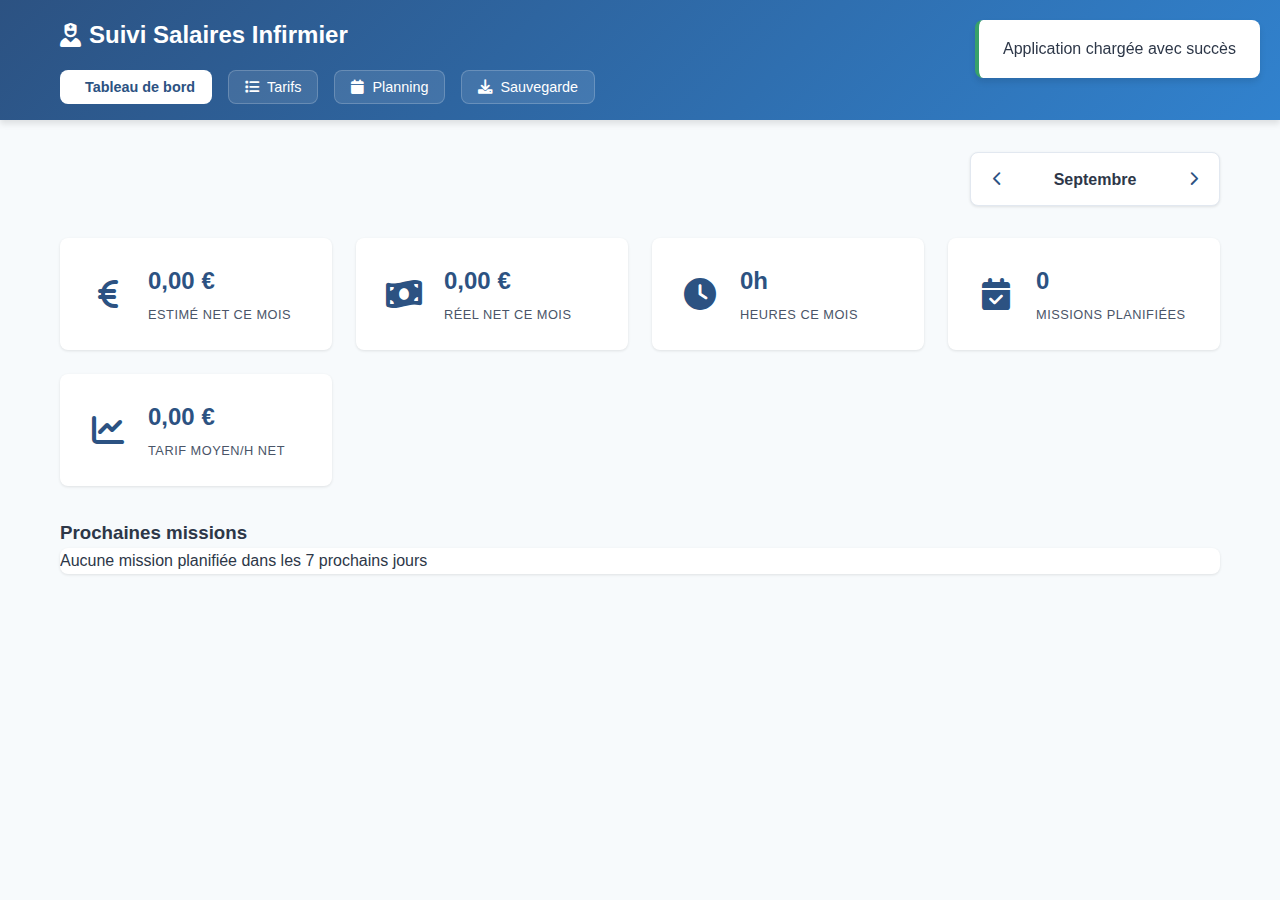
<file: index.html>
<!DOCTYPE html>
<html lang="fr">
<head>
    <meta charset="UTF-8">
    <meta name="viewport" content="width=device-width, initial-scale=1.0">
    <title>Suivi Salaires Infirmier</title>
    
    <!-- PWA Configuration -->
    <link rel="manifest" href="manifest.json">
    <meta name="theme-color" content="#2c5282">
    <meta name="background-color" content="#f7fafc">
    <meta name="description" content="Application de suivi des salaires pour infirmiers vacataires">
    
    <!-- Apple PWA Support -->
    <meta name="apple-mobile-web-app-capable" content="yes">
    <meta name="apple-mobile-web-app-status-bar-style" content="default">
    <meta name="apple-mobile-web-app-title" content="Salaires IDE">
    <link rel="apple-touch-icon" href="icons/icon-152x152.png">
    
    <!-- Microsoft PWA Support -->
    <meta name="msapplication-TileImage" content="icons/icon-144x144.png">
    <meta name="msapplication-TileColor" content="#2c5282">
    
    <!-- Favicon -->
    <link rel="icon" type="image/png" sizes="32x32" href="icons/icon-32x32.png">
    <link rel="icon" type="image/png" sizes="16x16" href="icons/icon-16x16.png">
    
    <!-- Styles -->
    <link rel="stylesheet" href="css/style.css">
    <link href="https://cdnjs.cloudflare.com/ajax/libs/font-awesome/6.0.0/css/all.min.css" rel="stylesheet">
</head>
<body>
    <!-- Header avec navigation -->
    <header class="app-header">
        <div class="container">
            <h1><i class="fas fa-user-nurse"></i> Suivi Salaires Infirmier</h1>
            <nav class="main-nav">
                <button class="nav-btn active" data-section="dashboard">
                    <i class="fas fa-chart-dashboard"></i> Tableau de bord
                </button>
                <button class="nav-btn" data-section="rates">
                    <i class="fas fa-list"></i> Tarifs
                </button>
                <button class="nav-btn" data-section="planning">
                    <i class="fas fa-calendar"></i> Planning
                </button>
                <button class="nav-btn" data-section="backup">
                    <i class="fas fa-download"></i> Sauvegarde
                </button>
            </nav>
        </div>
    </header>

    <main class="app-main">
        <div class="container">
            
            <!-- Section Tableau de bord -->
            <section id="dashboard" class="app-section active">
                <div class="section-header">
                    <div class="planning-controls">
                        <div class="month-selector">
                            <button id="dashboard-prev-month"><i class="fas fa-chevron-left"></i></button>
                            <span id="dashboard-month-display">septembre</span>
                            <button id="dashboard-next-month"><i class="fas fa-chevron-right"></i></button>
                        </div>
                    </div>
                </div>
                
                <div class="stats-grid">
                    <div class="stat-card">
                        <i class="fas fa-euro-sign"></i>
                        <div>
                            <span class="stat-value" id="current-month-total">0,00 €</span>
                            <span class="stat-label">Estimé net ce mois</span>
                        </div>
                    </div>
                    
                    <div class="stat-card">
                        <i class="fas fa-money-bill-wave"></i>
                        <div>
                            <span class="stat-value" id="current-month-real">0,00 €</span>
                            <span class="stat-label">Réel net ce mois</span>
                        </div>
                    </div>
                    
                    <div class="stat-card">
                        <i class="fas fa-clock"></i>
                        <div>
                            <span class="stat-value" id="current-month-hours">0h</span>
                            <span class="stat-label">Heures ce mois</span>
                        </div>
                    </div>
                    
                    <div class="stat-card">
                        <i class="fas fa-calendar-check"></i>
                        <div>
                            <span class="stat-value" id="missions-count">0</span>
                            <span class="stat-label">Missions planifiées</span>
                        </div>
                    </div>
                    
                    <div class="stat-card">
                        <i class="fas fa-chart-line"></i>
                        <div>
                            <span class="stat-value" id="hourly-average">0,00 €</span>
                            <span class="stat-label">Tarif moyen/h net</span>
                        </div>
                    </div>
                </div>

                <div class="recent-missions">
                    <h3>Prochaines missions</h3>
                    <div id="upcoming-missions" class="missions-list">
                        <!-- Les missions seront ajoutées dynamiquement -->
                    </div>
                </div>
            </section>

            <!-- Section Gestion des tarifs -->
            <section id="rates" class="app-section">
                <div class="section-header">
                    <button class="btn btn-primary" id="add-rate-btn">
                        <i class="fas fa-plus"></i> Ajouter un tarif
                    </button>
                </div>
                
                <div class="rates-table-container">
                    <table class="rates-table">
                        <thead>
                            <tr>
                                <th>Acronyme</th>
                                <th>Description</th>
                                <th>Établissement</th>
                                <th>Heures</th>
                                <th>Salaire estimé net (€)</th>
                                <th>€/heure</th>
                                <th>Actions</th>
                            </tr>
                        </thead>
                        <tbody id="rates-table-body">
                            <!-- Les tarifs seront ajoutés dynamiquement -->
                        </tbody>
                    </table>
                </div>
            </section>

            <!-- Section Planning -->
            <section id="planning" class="app-section">
                <div class="section-header">
                    <div class="planning-controls">
                        <button class="btn btn-primary" id="add-mission-btn">
                            <i class="fas fa-plus"></i> Ajouter une mission
                        </button>
                        <div class="month-selector">
                            <button id="prev-month"><i class="fas fa-chevron-left"></i></button>
                            <span id="current-month-display">septembre</span>
                            <button id="next-month"><i class="fas fa-chevron-right"></i></button>
                        </div>
                    </div>
                </div>
                
                <div class="planning-grid" id="planning-grid">
                    <!-- Le calendrier sera généré dynamiquement -->
                </div>

                <div class="month-summary">
                    <h3>Résumé du mois de <span id="planning-summary-month">septembre</span></h3>
                    <div class="summary-stats">
                        <div class="summary-item">
                            <span>Total missions:</span>
                            <span id="month-missions-total">0</span>
                        </div>
                        <div class="summary-item">
                            <span>Total heures:</span>
                            <span id="month-hours-total">0h</span>
                        </div>
                        <div class="summary-item">
                            <span>Salaire estimé net:</span>
                            <span id="month-salary-total">0,00 €</span>
                        </div>
                        <div class="summary-item">
                            <span>Salaire réel net:</span>
                            <span id="month-real-salary-total">0,00 €</span>
                        </div>
                        <div class="summary-item">
                            <span>Écart (réel - estimé):</span>
                            <span id="month-salary-difference">0,00 €</span>
                        </div>
                    </div>
                </div>
            </section>

            <!-- Section Sauvegarde -->
            <section id="backup" class="app-section">
                
                <!-- Nouvelle section Google Drive -->
                <div class="drive-sync-section" style="background: linear-gradient(135deg, #667eea 0%, #764ba2 100%); padding: 2rem; border-radius: 10px; color: white; margin-bottom: 2rem;">
                    <h3 style="color: white; margin-top: 0;"><i class="fab fa-google-drive"></i> Synchronisation Google Drive</h3>
                    
                    <div id="sync-status" style="background: rgba(255,255,255,0.2); padding: 1rem; border-radius: 8px; margin-bottom: 1rem;">
                        <!-- Le statut sera affiché ici dynamiquement -->
                        <span id="sync-status-icon">⚠️</span>
                        <span id="sync-status-text">Non configuré</span>
                    </div>
                    
                    <div style="display: grid; grid-template-columns: 1fr 1fr; gap: 1rem; margin-bottom: 1rem;">
                        <button class="btn" id="backup-to-drive-btn" style="background: white; color: #4285F4; border: none; padding: 1rem; border-radius: 8px; font-weight: bold; cursor: pointer;">
                            <i class="fas fa-cloud-upload-alt"></i> Sauvegarder sur Drive
                        </button>
                        <button class="btn" id="restore-from-drive-btn" style="background: white; color: #DB4437; border: none; padding: 1rem; border-radius: 8px; font-weight: bold; cursor: pointer;">
                            <i class="fas fa-cloud-download-alt"></i> Restaurer depuis Drive
                        </button>
                    </div>
                    
                    <button class="btn" id="configure-drive-btn" style="background: rgba(255,255,255,0.2); color: white; border: 1px solid white; padding: 0.5rem 1rem; border-radius: 5px; cursor: pointer; font-size: 0.9rem;">
                        <i class="fas fa-cog"></i> Configurer Google Drive
                    </button>
                </div>
                
                <div class="backup-grid">
                    <div class="backup-card">
                        <h3><i class="fas fa-calendar-alt"></i> Exporter vers Calendar</h3>
                        <p>Téléchargez vos missions au format ICS pour Google Calendar</p>
                        <button class="btn btn-primary" id="export-ics-btn">
                            Télécharger ICS
                        </button>
                    </div>
                    
                    <div class="backup-card">
                        <h3><i class="fas fa-download"></i> Exporter les données</h3>
                        <p>Téléchargez toutes vos données en format JSON</p>
                        <button class="btn btn-primary" id="export-data-btn">
                            Télécharger la sauvegarde
                        </button>
                    </div>
                    
                    <div class="backup-card">
                        <h3><i class="fas fa-upload"></i> Importer les données</h3>
                        <p>Restaurez vos données depuis un fichier de sauvegarde</p>
                        <input type="file" id="import-file" accept=".json" style="display: none;">
                        <button class="btn btn-secondary" id="import-data-btn">
                            Choisir un fichier
                        </button>
                    </div>
                    
                    <div class="backup-card">
                        <h3><i class="fas fa-trash"></i> Réinitialiser</h3>
                        <p>Supprimer toutes les données (irréversible)</p>
                        <button class="btn btn-danger" id="reset-data-btn">
                            Tout effacer
                        </button>
                    </div>
                </div>

                <div class="backup-info">
                    <h3>Informations importantes</h3>
                    <ul>
                        <li><strong>Export Calendar (ICS) :</strong> Toutes vos missions sont exportées avec nom, horaires et lieu. Importez le fichier dans Google Calendar, Outlook ou Apple Calendar</li>
                        <li><strong>Sur mobile :</strong> Ouvrez le fichier .ics téléchargé pour l'ajouter automatiquement à votre calendrier</li>
                        <li><strong>Sur PC :</strong> Google Calendar → ⚙️ Paramètres → Importer et exporter → Sélectionner le fichier .ics</li>
                        <li><strong>Sauvegarde automatique :</strong> Vos données sont automatiquement sauvegardées dans votre navigateur</li>
                        <li><strong>Sécurité :</strong> Exportez régulièrement vos données JSON pour éviter toute perte</li>
                        <li><strong>Synchronisation :</strong> Pour synchroniser entre plusieurs appareils, utilisez les fonctions export/import</li>
                    </ul>
                </div>
            </section>
        </div>
    </main>

    <!-- Modales pour les formulaires -->
    
    <!-- Modale ajout/modification tarif -->
    <div id="rate-modal" class="modal">
        <div class="modal-content">
            <div class="modal-header">
                <h3 id="rate-modal-title">Ajouter un tarif</h3>
                <button class="modal-close">&times;</button>
            </div>
            <form id="rate-form">
                <div class="form-group">
                    <label for="rate-acronym">Acronyme</label>
                    <input type="text" id="rate-acronym" required placeholder="Ex: URG C7">
                </div>
                <div class="form-group">
                    <label for="rate-description">Description</label>
                    <input type="text" id="rate-description" placeholder="Ex: Urgences coupe de 7h">
                </div>
                <div class="form-group">
                    <label for="rate-establishment">Établissement</label>
                    <input type="text" id="rate-establishment" placeholder="Ex: Clinique de Cesson Sévigné" list="establishments-list">
                    <datalist id="establishments-list">
                        <!-- Les établissements seront ajoutés dynamiquement -->
                    </datalist>
                </div>
                <div class="form-group">
                    <label for="rate-hours">Heures</label>
                    <input type="number" id="rate-hours" step="0.25" min="0" required placeholder="7">
                    <small style="color: #6c757d; font-size: 0.8rem;">Peut être 0 pour les indemnités. Géré au quart d'heure (ex: 7.25)</small>
                </div>
                <div class="form-group">
                    <h4 style="margin-bottom: 0.5rem; color: var(--primary-color);">Horaires par défaut</h4>
                    <small style="color: #6c757d; font-size: 0.8rem; display: block; margin-bottom: 0.5rem;">
                        Horaires typiques pour ce type de mission (pré-rempliront les missions)
                    </small>
                    <div style="display: grid; grid-template-columns: 1fr 1fr; gap: 1rem;">
                        <div>
                            <label for="rate-start-time">Heure de début</label>
                            <input type="time" id="rate-start-time" placeholder="08:00">
                        </div>
                        <div>
                            <label for="rate-end-time">Heure de fin</label>
                            <input type="time" id="rate-end-time" placeholder="15:00">
                        </div>
                    </div>
                </div>
                <div class="form-group">
                    <label for="rate-hourly-rate">Tarif horaire net (€/h)</label>
                    <input type="number" id="rate-hourly-rate" step="0.001" placeholder="14.620">
                    <small style="color: #6c757d; font-size: 0.8rem;">Optionnel si vous renseignez le salaire estimé</small>
                </div>
                <div class="form-group">
                    <label for="rate-salary">Salaire estimé net (€)</label>
                    <input type="number" id="rate-salary" step="0.001" placeholder="102.330">
                    <small style="color: #6c757d; font-size: 0.8rem;">Optionnel si vous renseignez le tarif horaire. Au moins un des deux requis.</small>
                </div>
                <div class="form-group">
                    <label style="display: flex; align-items: center; gap: 0.5rem; cursor: pointer;">
                        <input type="checkbox" id="rate-exclude-from-count" style="width: auto; margin: 0;">
                        <span>Ne pas compter en tant que mission</span>
                    </label>
                    <small style="color: #6c757d; font-size: 0.8rem;">Cocher pour exclure ce type de mission du comptage des heures et missions (le salaire sera toujours compté)</small>
                </div>
                <div class="form-actions">
                    <button type="button" class="btn btn-secondary" id="cancel-rate">Annuler</button>
                    <button type="submit" class="btn btn-primary">Enregistrer</button>
                </div>
            </form>
        </div>
    </div>

    <!-- Modale ajout/modification mission -->
    <div id="mission-modal" class="modal">
        <div class="modal-content">
            <div class="modal-header">
                <h3 id="mission-modal-title">Ajouter une mission</h3>
                <button class="modal-close">&times;</button>
            </div>
            <form id="mission-form">
                <div class="form-group">
                    <label for="mission-date">Date</label>
                    <input type="date" id="mission-date" required>
                </div>
                <div class="form-group">
                    <label for="mission-rate">Type de mission</label>
                    <select id="mission-rate" required>
                        <option value="">Sélectionner un type</option>
                        <!-- Les options seront ajoutées dynamiquement -->
                    </select>
                </div>
                <div class="form-group">
                    <h4 style="margin-bottom: 0.5rem; color: var(--primary-color);">Horaires de la mission</h4>
                    <small style="color: #6c757d; font-size: 0.8rem; display: block; margin-bottom: 0.5rem;">
                        Pré-remplis depuis le tarif, modifiables pour cette mission
                    </small>
                    <div style="display: grid; grid-template-columns: 1fr 1fr; gap: 1rem;">
                        <div>
                            <label for="mission-start-time">Heure de début</label>
                            <input type="time" id="mission-start-time" placeholder="08:00">
                        </div>
                        <div>
                            <label for="mission-end-time">Heure de fin</label>
                            <input type="time" id="mission-end-time" placeholder="15:00">
                        </div>
                    </div>
                </div>
                <div class="form-group">
                    <label for="mission-establishment">Établissement</label>
                    <input type="text" id="mission-establishment" placeholder="Ex: Clinique de Cesson Sévigné" list="mission-establishments-list">
                    <datalist id="mission-establishments-list">
                        <!-- Les établissements seront ajoutés dynamiquement -->
                    </datalist>
                </div>
                <div class="form-group">
                    <label for="mission-service">Service</label>
                    <input type="text" id="mission-service" placeholder="Ex: Urgences">
                </div>
                <div class="form-group">
                    <label for="mission-status">Statut</label>
                    <select id="mission-status" required>
                        <option value="planned">Planifiée</option>
                        <option value="confirmed">Confirmée</option>
                        <option value="completed">Réalisée</option>
                        <option value="cancelled">Annulée</option>
                    </select>
                </div>
                <div class="form-group">
                    <label for="mission-notes">Notes</label>
                    <textarea id="mission-notes" placeholder="Notes optionnelles..."></textarea>
                </div>
                
                <div class="form-group">
                    <h4 style="margin-bottom: 1rem; color: var(--primary-color); border-bottom: 1px solid var(--medium-gray); padding-bottom: 0.5rem;">
                        Salaire réel (à renseigner en fin de mois)
                    </h4>
                </div>
                
                <div class="form-group">
                    <label for="mission-real-gross">Salaire brut réel (€)</label>
                    <input type="number" id="mission-real-gross" step="0.01" placeholder="Optionnel - Ex: 150.75">
                    <small style="color: #6c757d; font-size: 0.8rem;">Montant brut effectivement perçu</small>
                </div>
                
                <div class="form-group">
                    <label for="mission-real-net">Salaire net réel (€)</label>
                    <input type="number" id="mission-real-net" step="0.01" placeholder="Optionnel - Ex: 123.45">
                    <small style="color: #6c757d; font-size: 0.8rem;">Montant net effectivement perçu</small>
                </div>
                <div class="form-actions">
                    <button type="button" class="btn btn-danger" id="delete-mission" style="display: none;">
                        <i class="fas fa-trash"></i> Supprimer
                    </button>
                    <div style="flex: 1;"></div>
                    <button type="button" class="btn btn-secondary" id="cancel-mission">Annuler</button>
                    <button type="submit" class="btn btn-primary">Enregistrer</button>
                </div>
            </form>
        </div>
    </div>

    <!-- Messages de notification -->
    <div id="notifications" class="notifications-container"></div>
    
    <!-- Modale de configuration Google Drive -->
    <div id="drive-config-modal" class="modal">
        <div class="modal-content" style="max-width: 600px;">
            <div class="modal-header">
                <h3><i class="fab fa-google-drive"></i> Configuration Google Drive</h3>
                <button class="modal-close">&times;</button>
            </div>
            <div class="modal-body">
                <div class="info-box" style="background: #e3f2fd; padding: 1rem; border-radius: 8px; margin-bottom: 1.5rem;">
                    <h4 style="margin-top: 0; color: #1976d2;">📚 Instructions de configuration</h4>
                    <ol style="margin-bottom: 0;">
                        <li>Ouvrir <a href="https://script.google.com" target="_blank">script.google.com</a></li>
                        <li>Créer un nouveau projet</li>
                        <li>Copier le code du fichier <code>google-apps-script.js</code></li>
                        <li>Déployer comme Web App</li>
                        <li>Copier l'URL et générer un token</li>
                    </ol>
                </div>
                
                <form id="drive-config-form">
                    <div class="form-group">
                        <label for="script-url">URL du Web App Google Apps Script</label>
                        <input type="url" id="script-url" required placeholder="https://script.google.com/macros/s/..." style="width: 100%; padding: 0.5rem; border: 1px solid #ddd; border-radius: 4px;">
                        <small style="color: #666;">L'URL fournie après le déploiement</small>
                    </div>
                    
                    <div class="form-group" style="margin-top: 1rem;">
                        <label for="script-token">Token de sécurité</label>
                        <input type="text" id="script-token" required placeholder="Votre-token-secret" style="width: 100%; padding: 0.5rem; border: 1px solid #ddd; border-radius: 4px;">
                        <small style="color: #666;">Le même token que dans le script Google</small>
                    </div>
                    
                    <div class="form-actions" style="display: flex; gap: 1rem; margin-top: 1.5rem;">
                        <button type="button" class="btn btn-secondary" id="cancel-drive-config">Annuler</button>
                        <button type="button" class="btn btn-success" id="test-drive-connection">Tester la connexion</button>
                        <button type="submit" class="btn btn-primary">Enregistrer</button>
                    </div>
                </form>
            </div>
        </div>
    </div>

    <!-- Scripts -->
    <script src="js/data-manager.js"></script>
    <script src="js/salary-manager.js"></script>
    <script src="js/swipe-handler.js"></script>
    <script src="js/mobile-sticky.js"></script>
    <script src="js/google-drive-sync.js"></script>
    <script src="js/app.js"></script>
</body>
</html>
</file>
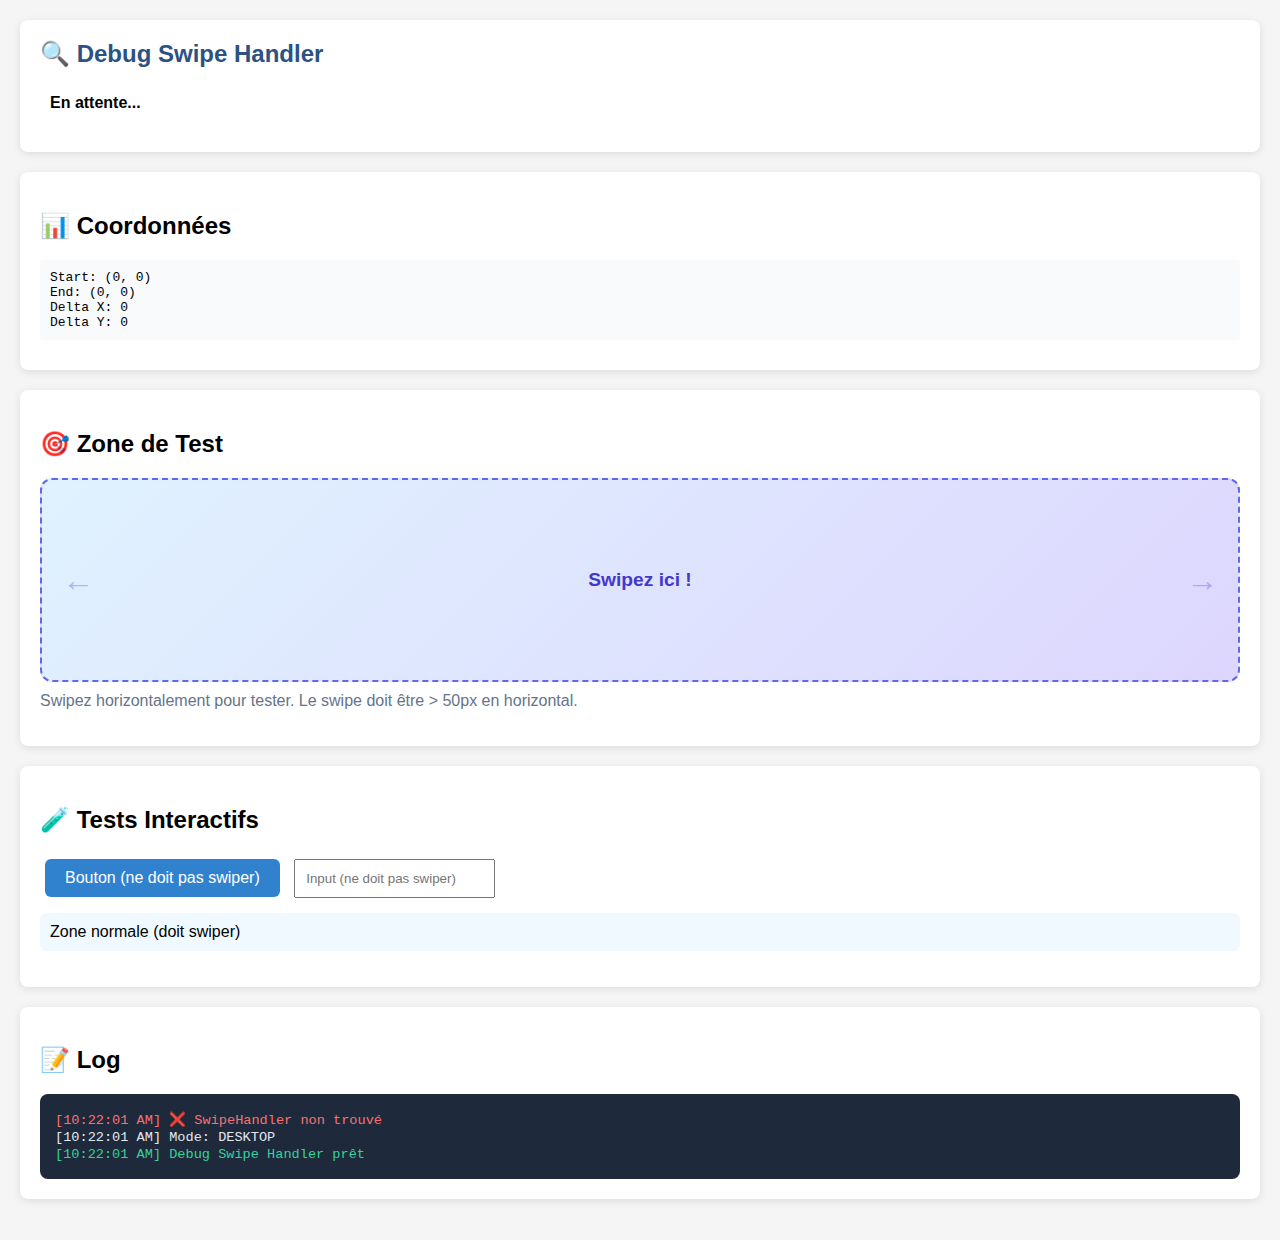
<file: test-debug-swipe.html>
<!DOCTYPE html>
<html lang="fr">
<head>
    <meta charset="UTF-8">
    <meta name="viewport" content="width=device-width, initial-scale=1.0">
    <title>Debug - Test Swipe Handler</title>
    <style>
        body {
            font-family: -apple-system, BlinkMacSystemFont, 'Segoe UI', Roboto, sans-serif;
            margin: 0;
            padding: 20px;
            background: #f5f5f5;
        }
        
        .debug-panel {
            background: white;
            border-radius: 8px;
            padding: 20px;
            margin-bottom: 20px;
            box-shadow: 0 2px 8px rgba(0,0,0,0.1);
        }
        
        h1 {
            color: #2c5282;
            font-size: 1.5rem;
            margin-top: 0;
        }
        
        .status {
            padding: 10px;
            border-radius: 6px;
            margin: 10px 0;
            font-weight: 600;
        }
        
        .status.ok {
            background: #dcfce7;
            color: #14532d;
        }
        
        .status.error {
            background: #fee2e2;
            color: #7f1d1d;
        }
        
        .coords {
            font-family: monospace;
            background: #f8fafc;
            padding: 10px;
            border-radius: 4px;
            margin: 10px 0;
        }
        
        .test-area {
            height: 200px;
            background: linear-gradient(135deg, #e0f2fe, #ddd6fe);
            border: 2px dashed #6366f1;
            border-radius: 12px;
            display: flex;
            align-items: center;
            justify-content: center;
            font-size: 1.2rem;
            color: #4338ca;
            font-weight: 600;
            position: relative;
            overflow: hidden;
        }
        
        .test-area::before,
        .test-area::after {
            content: '';
            position: absolute;
            top: 50%;
            transform: translateY(-50%);
            font-size: 2rem;
            opacity: 0.3;
        }
        
        .test-area::before {
            content: '←';
            left: 20px;
        }
        
        .test-area::after {
            content: '→';
            right: 20px;
        }
        
        button {
            background: #3182ce;
            color: white;
            border: none;
            padding: 10px 20px;
            border-radius: 6px;
            font-size: 1rem;
            cursor: pointer;
            margin: 5px;
        }
        
        button:hover {
            background: #2563eb;
        }
        
        .log {
            background: #1e293b;
            color: #e2e8f0;
            padding: 15px;
            border-radius: 8px;
            font-family: monospace;
            font-size: 0.85rem;
            max-height: 200px;
            overflow-y: auto;
            margin-top: 20px;
        }
        
        .log-entry {
            margin: 2px 0;
        }
        
        .log-entry.touch {
            color: #60a5fa;
        }
        
        .log-entry.swipe {
            color: #34d399;
        }
        
        .log-entry.error {
            color: #f87171;
        }
    </style>
</head>
<body>
    <div class="debug-panel">
        <h1>🔍 Debug Swipe Handler</h1>
        <div id="status" class="status">En attente...</div>
    </div>
    
    <div class="debug-panel">
        <h2>📊 Coordonnées</h2>
        <div class="coords" id="coords">
            Start: (0, 0)<br>
            End: (0, 0)<br>
            Delta X: 0<br>
            Delta Y: 0
        </div>
    </div>
    
    <div class="debug-panel">
        <h2>🎯 Zone de Test</h2>
        <div class="test-area" id="testArea">
            Swipez ici !
        </div>
        <p style="color: #64748b; margin-top: 10px;">
            Swipez horizontalement pour tester. Le swipe doit être > 50px en horizontal.
        </p>
    </div>
    
    <div class="debug-panel">
        <h2>🧪 Tests Interactifs</h2>
        <button onclick="testSwipe()">Bouton (ne doit pas swiper)</button>
        <input type="text" placeholder="Input (ne doit pas swiper)" style="padding: 10px; margin: 5px;">
        <p style="margin-top: 10px; padding: 10px; background: #f0f9ff; border-radius: 6px;">
            Zone normale (doit swiper)
        </p>
    </div>
    
    <div class="debug-panel">
        <h2>📝 Log</h2>
        <div class="log" id="log"></div>
    </div>
    
    <script>
        let touchStartX = 0;
        let touchStartY = 0;
        let touchEndX = 0;
        let touchEndY = 0;
        let logEntries = [];
        
        function addLog(message, type = '') {
            const timestamp = new Date().toLocaleTimeString();
            logEntries.unshift(`<div class="log-entry ${type}">[${timestamp}] ${message}</div>`);
            if (logEntries.length > 20) logEntries.pop();
            document.getElementById('log').innerHTML = logEntries.join('');
        }
        
        function updateCoords() {
            const deltaX = touchEndX - touchStartX;
            const deltaY = touchEndY - touchStartY;
            
            document.getElementById('coords').innerHTML = `
                Start: (${Math.round(touchStartX)}, ${Math.round(touchStartY)})<br>
                End: (${Math.round(touchEndX)}, ${Math.round(touchEndY)})<br>
                Delta X: ${Math.round(deltaX)}<br>
                Delta Y: ${Math.round(deltaY)}
            `;
            
            // Vérifier si c'est un swipe valide
            if (Math.abs(deltaX) > 50 && Math.abs(deltaY) < 100) {
                const direction = deltaX > 0 ? 'DROITE (Mois précédent)' : 'GAUCHE (Mois suivant)';
                document.getElementById('status').className = 'status ok';
                document.getElementById('status').textContent = `✅ Swipe détecté : ${direction}`;
                addLog(`SWIPE VALIDE : ${direction} (${Math.round(deltaX)}px)`, 'swipe');
                
                // Vibration si disponible
                if (navigator.vibrate) {
                    navigator.vibrate(10);
                }
            }
        }
        
        // Gestionnaire pour la zone de test
        const testArea = document.getElementById('testArea');
        
        // Touch events
        testArea.addEventListener('touchstart', (e) => {
            touchStartX = e.touches[0].clientX;
            touchStartY = e.touches[0].clientY;
            touchEndX = touchStartX;
            touchEndY = touchStartY;
            addLog(`Touch Start: (${Math.round(touchStartX)}, ${Math.round(touchStartY)})`, 'touch');
            document.getElementById('status').className = 'status';
            document.getElementById('status').textContent = 'Touch en cours...';
        });
        
        testArea.addEventListener('touchmove', (e) => {
            touchEndX = e.touches[0].clientX;
            touchEndY = e.touches[0].clientY;
            updateCoords();
        });
        
        testArea.addEventListener('touchend', (e) => {
            if (e.changedTouches && e.changedTouches[0]) {
                touchEndX = e.changedTouches[0].clientX;
                touchEndY = e.changedTouches[0].clientY;
            }
            addLog(`Touch End: (${Math.round(touchEndX)}, ${Math.round(touchEndY)})`, 'touch');
            updateCoords();
        });
        
        // Mouse events pour desktop
        let isMouseDown = false;
        
        document.addEventListener('mousedown', (e) => {
            isMouseDown = true;
            touchStartX = e.clientX;
            touchStartY = e.clientY;
            touchEndX = touchStartX;
            touchEndY = touchStartY;
            
            const target = e.target;
            const isButton = target.tagName === 'BUTTON';
            const isInput = target.tagName === 'INPUT';
            
            if (isButton || isInput) {
                addLog(`Clic sur élément interactif: ${target.tagName}`, 'error');
                document.getElementById('status').className = 'status error';
                document.getElementById('status').textContent = '❌ Élément interactif - Swipe ignoré';
                isMouseDown = false;
                return;
            }
            
            addLog(`Mouse Down: (${Math.round(touchStartX)}, ${Math.round(touchStartY)})`, 'touch');
            document.getElementById('status').className = 'status';
            document.getElementById('status').textContent = 'Mouse en cours...';
        });
        
        document.addEventListener('mousemove', (e) => {
            if (isMouseDown) {
                touchEndX = e.clientX;
                touchEndY = e.clientY;
                updateCoords();
            }
        });
        
        document.addEventListener('mouseup', (e) => {
            if (isMouseDown) {
                isMouseDown = false;
                touchEndX = e.clientX;
                touchEndY = e.clientY;
                addLog(`Mouse Up: (${Math.round(touchEndX)}, ${Math.round(touchEndY)})`, 'touch');
                updateCoords();
            }
        });
        
        function testSwipe() {
            addLog('Clic sur bouton - Ne devrait pas déclencher de swipe', 'error');
        }
        
        // Info initiale
        addLog('Debug Swipe Handler prêt', 'swipe');
        addLog('Mode: ' + (window.innerWidth <= 768 ? 'MOBILE' : 'DESKTOP'));
        
        // Vérifier si le swipe handler est chargé
        if (window.swipeHandler) {
            addLog('✅ SwipeHandler chargé', 'swipe');
        } else {
            addLog('❌ SwipeHandler non trouvé', 'error');
        }
    </script>
</body>
</html>
</file>
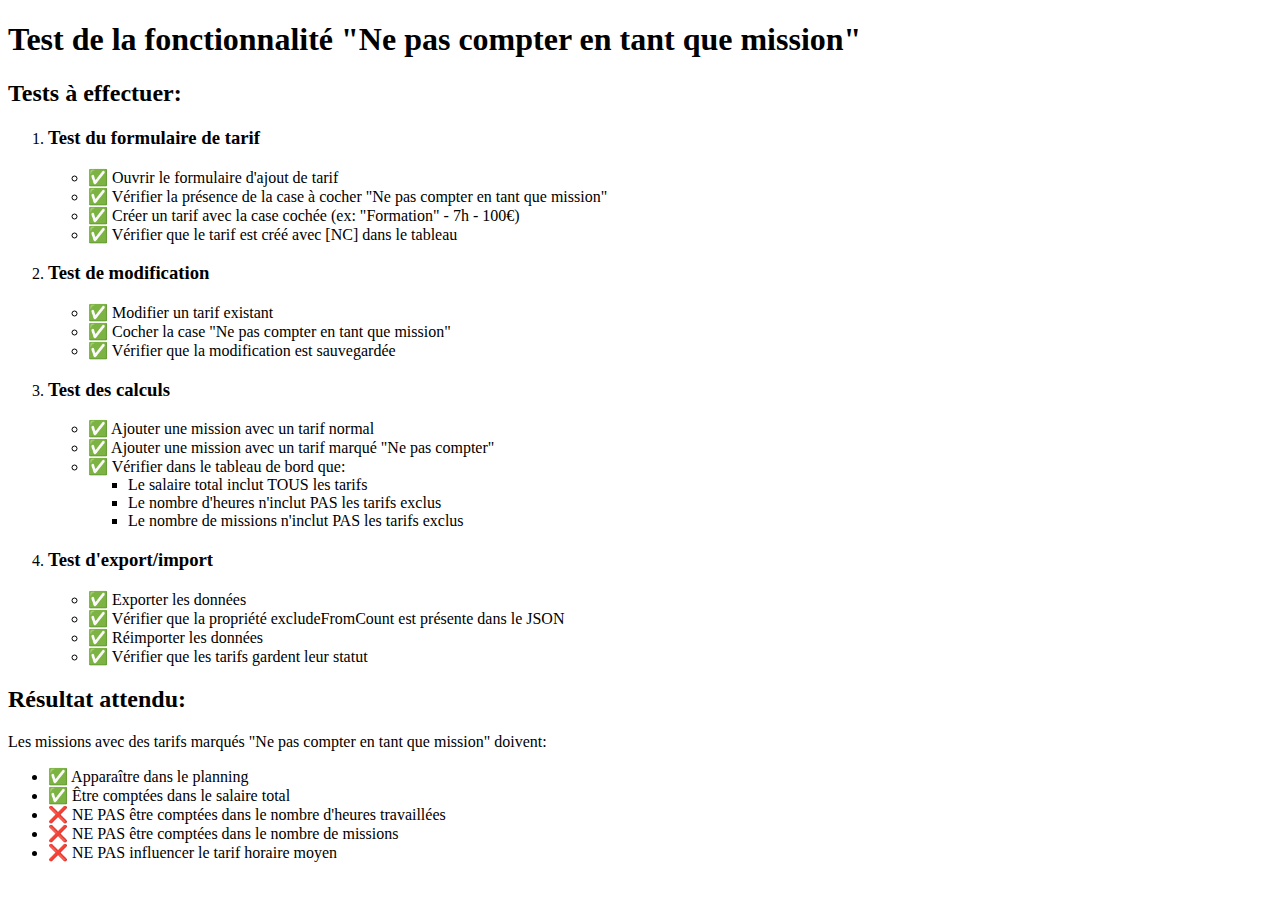
<file: test-exclude-feature.html>
<!DOCTYPE html>
<html lang="fr">
<head>
    <meta charset="UTF-8">
    <title>Test - Exclude From Count Feature</title>
</head>
<body>
    <h1>Test de la fonctionnalité "Ne pas compter en tant que mission"</h1>
    
    <h2>Tests à effectuer:</h2>
    <ol>
        <li>
            <h3>Test du formulaire de tarif</h3>
            <ul>
                <li>✅ Ouvrir le formulaire d'ajout de tarif</li>
                <li>✅ Vérifier la présence de la case à cocher "Ne pas compter en tant que mission"</li>
                <li>✅ Créer un tarif avec la case cochée (ex: "Formation" - 7h - 100€)</li>
                <li>✅ Vérifier que le tarif est créé avec [NC] dans le tableau</li>
            </ul>
        </li>
        
        <li>
            <h3>Test de modification</h3>
            <ul>
                <li>✅ Modifier un tarif existant</li>
                <li>✅ Cocher la case "Ne pas compter en tant que mission"</li>
                <li>✅ Vérifier que la modification est sauvegardée</li>
            </ul>
        </li>
        
        <li>
            <h3>Test des calculs</h3>
            <ul>
                <li>✅ Ajouter une mission avec un tarif normal</li>
                <li>✅ Ajouter une mission avec un tarif marqué "Ne pas compter"</li>
                <li>✅ Vérifier dans le tableau de bord que:
                    <ul>
                        <li>Le salaire total inclut TOUS les tarifs</li>
                        <li>Le nombre d'heures n'inclut PAS les tarifs exclus</li>
                        <li>Le nombre de missions n'inclut PAS les tarifs exclus</li>
                    </ul>
                </li>
            </ul>
        </li>
        
        <li>
            <h3>Test d'export/import</h3>
            <ul>
                <li>✅ Exporter les données</li>
                <li>✅ Vérifier que la propriété excludeFromCount est présente dans le JSON</li>
                <li>✅ Réimporter les données</li>
                <li>✅ Vérifier que les tarifs gardent leur statut</li>
            </ul>
        </li>
    </ol>
    
    <h2>Résultat attendu:</h2>
    <p>Les missions avec des tarifs marqués "Ne pas compter en tant que mission" doivent:</p>
    <ul>
        <li>✅ Apparaître dans le planning</li>
        <li>✅ Être comptées dans le salaire total</li>
        <li>❌ NE PAS être comptées dans le nombre d'heures travaillées</li>
        <li>❌ NE PAS être comptées dans le nombre de missions</li>
        <li>❌ NE PAS influencer le tarif horaire moyen</li>
    </ul>
    
    <script>
        console.log('Test file loaded. Please open the main application to test the feature.');
    </script>
</body>
</html>
</file>
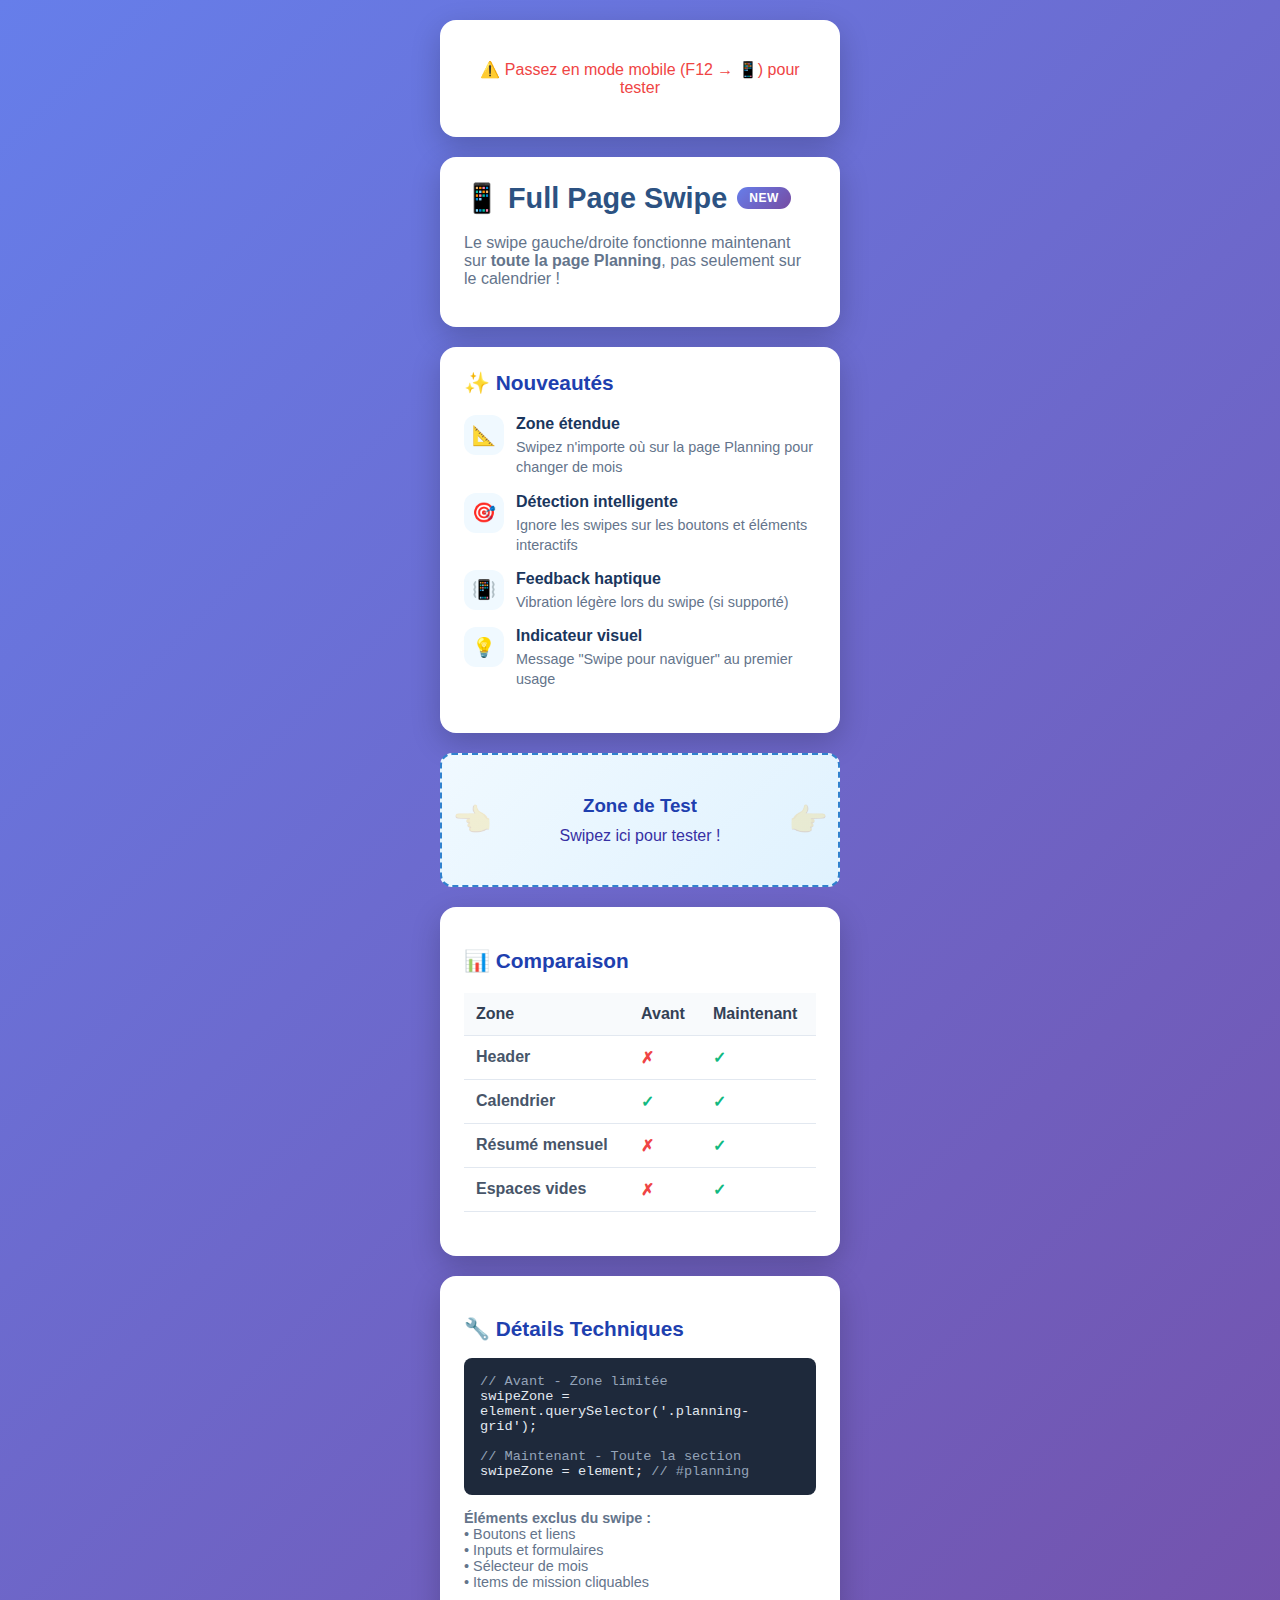
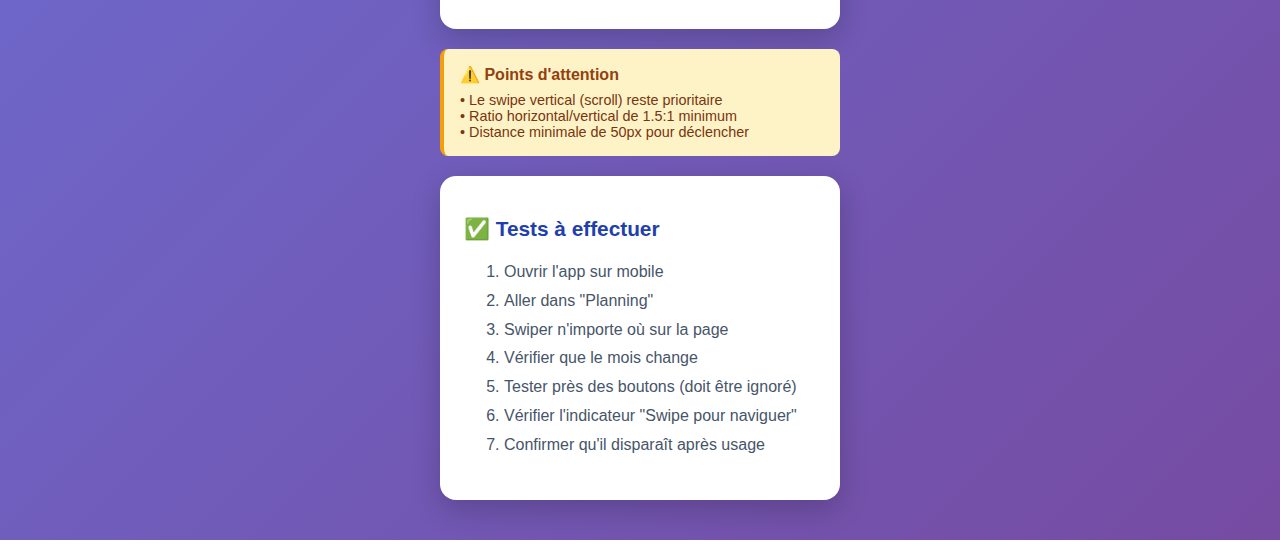
<file: test-full-page-swipe.html>
<!DOCTYPE html>
<html lang="fr">
<head>
    <meta charset="UTF-8">
    <meta name="viewport" content="width=device-width, initial-scale=1.0">
    <title>Test - Full Page Swipe Planning</title>
    <style>
        body {
            font-family: -apple-system, BlinkMacSystemFont, 'Segoe UI', Roboto, sans-serif;
            margin: 0;
            padding: 20px;
            background: linear-gradient(135deg, #667eea 0%, #764ba2 100%);
            min-height: 100vh;
        }
        
        .container {
            max-width: 400px;
            margin: 0 auto;
        }
        
        .test-card {
            background: white;
            border-radius: 16px;
            padding: 24px;
            margin-bottom: 20px;
            box-shadow: 0 10px 30px rgba(0,0,0,0.2);
        }
        
        h1 {
            color: #2c5282;
            font-size: 1.8rem;
            margin-top: 0;
            display: flex;
            align-items: center;
            gap: 10px;
        }
        
        .badge {
            display: inline-block;
            background: linear-gradient(135deg, #667eea, #764ba2);
            color: white;
            padding: 4px 12px;
            border-radius: 20px;
            font-size: 0.75rem;
            font-weight: 600;
            text-transform: uppercase;
            letter-spacing: 0.5px;
        }
        
        .feature-grid {
            display: grid;
            gap: 15px;
            margin: 20px 0;
        }
        
        .feature-item {
            display: flex;
            align-items: flex-start;
            gap: 12px;
        }
        
        .feature-icon {
            width: 40px;
            height: 40px;
            background: #f0f9ff;
            border-radius: 12px;
            display: flex;
            align-items: center;
            justify-content: center;
            font-size: 1.2rem;
            flex-shrink: 0;
        }
        
        .feature-content h3 {
            margin: 0 0 4px 0;
            color: #1a365d;
            font-size: 1rem;
        }
        
        .feature-content p {
            margin: 0;
            color: #64748b;
            font-size: 0.9rem;
            line-height: 1.4;
        }
        
        .test-zone {
            background: linear-gradient(135deg, #f0f9ff, #e0f2fe);
            border: 2px dashed #3182ce;
            border-radius: 12px;
            padding: 40px 20px;
            text-align: center;
            margin: 20px 0;
            position: relative;
            overflow: hidden;
        }
        
        .test-zone::before,
        .test-zone::after {
            content: '';
            position: absolute;
            top: 50%;
            transform: translateY(-50%);
            font-size: 2rem;
            opacity: 0.2;
        }
        
        .test-zone::before {
            content: '👈';
            left: 10px;
            animation: slideLeft 2s ease-in-out infinite;
        }
        
        .test-zone::after {
            content: '👉';
            right: 10px;
            animation: slideRight 2s ease-in-out infinite;
        }
        
        @keyframes slideLeft {
            0%, 100% { transform: translateY(-50%) translateX(0); }
            50% { transform: translateY(-50%) translateX(-10px); }
        }
        
        @keyframes slideRight {
            0%, 100% { transform: translateY(-50%) translateX(0); }
            50% { transform: translateY(-50%) translateX(10px); }
        }
        
        .test-zone h3 {
            margin: 0 0 10px 0;
            color: #1e40af;
        }
        
        .test-zone p {
            margin: 0;
            color: #3730a3;
            font-weight: 500;
        }
        
        .comparison-table {
            width: 100%;
            border-collapse: collapse;
            margin: 20px 0;
        }
        
        .comparison-table th,
        .comparison-table td {
            padding: 12px;
            text-align: left;
            border-bottom: 1px solid #e2e8f0;
        }
        
        .comparison-table th {
            background: #f8fafc;
            font-weight: 600;
            color: #334155;
        }
        
        .comparison-table td:first-child {
            font-weight: 600;
            color: #475569;
        }
        
        .check {
            color: #10b981;
            font-weight: bold;
        }
        
        .cross {
            color: #ef4444;
            font-weight: bold;
        }
        
        .warning-box {
            background: #fef3c7;
            border-left: 4px solid #f59e0b;
            padding: 16px;
            border-radius: 8px;
            margin: 20px 0;
        }
        
        .warning-box h4 {
            margin: 0 0 8px 0;
            color: #92400e;
            display: flex;
            align-items: center;
            gap: 8px;
        }
        
        .warning-box p {
            margin: 0;
            color: #78350f;
            font-size: 0.9rem;
        }
        
        .mobile-only {
            display: none;
        }
        
        @media (max-width: 768px) {
            body {
                padding: 10px;
            }
            
            .mobile-only {
                display: block;
                background: #dcfce7;
                padding: 12px;
                border-radius: 8px;
                text-align: center;
                color: #14532d;
                font-weight: 600;
                margin-bottom: 20px;
            }
            
            .desktop-only {
                display: none;
            }
        }
        
        .code-block {
            background: #1e293b;
            color: #e2e8f0;
            padding: 16px;
            border-radius: 8px;
            font-family: 'Consolas', 'Monaco', monospace;
            font-size: 0.85rem;
            overflow-x: auto;
            margin: 15px 0;
        }
        
        .code-comment {
            color: #94a3b8;
        }
    </style>
</head>
<body>
    <div class="container">
        <div class="mobile-only">
            ✅ Mode Mobile - Swipe activé sur toute la page !
        </div>
        
        <div class="desktop-only test-card">
            <p style="text-align: center; color: #ef4444;">
                ⚠️ Passez en mode mobile (F12 → 📱) pour tester
            </p>
        </div>
        
        <div class="test-card">
            <h1>
                📱 Full Page Swipe
                <span class="badge">NEW</span>
            </h1>
            
            <p style="color: #64748b; margin: 15px 0;">
                Le swipe gauche/droite fonctionne maintenant sur <strong>toute la page Planning</strong>, 
                pas seulement sur le calendrier !
            </p>
        </div>
        
        <div class="test-card">
            <h2 style="color: #1e40af; font-size: 1.3rem; margin-top: 0;">
                ✨ Nouveautés
            </h2>
            
            <div class="feature-grid">
                <div class="feature-item">
                    <div class="feature-icon">📐</div>
                    <div class="feature-content">
                        <h3>Zone étendue</h3>
                        <p>Swipez n'importe où sur la page Planning pour changer de mois</p>
                    </div>
                </div>
                
                <div class="feature-item">
                    <div class="feature-icon">🎯</div>
                    <div class="feature-content">
                        <h3>Détection intelligente</h3>
                        <p>Ignore les swipes sur les boutons et éléments interactifs</p>
                    </div>
                </div>
                
                <div class="feature-item">
                    <div class="feature-icon">📳</div>
                    <div class="feature-content">
                        <h3>Feedback haptique</h3>
                        <p>Vibration légère lors du swipe (si supporté)</p>
                    </div>
                </div>
                
                <div class="feature-item">
                    <div class="feature-icon">💡</div>
                    <div class="feature-content">
                        <h3>Indicateur visuel</h3>
                        <p>Message "Swipe pour naviguer" au premier usage</p>
                    </div>
                </div>
            </div>
        </div>
        
        <div class="test-zone">
            <h3>Zone de Test</h3>
            <p>Swipez ici pour tester !</p>
        </div>
        
        <div class="test-card">
            <h2 style="color: #1e40af; font-size: 1.3rem;">
                📊 Comparaison
            </h2>
            
            <table class="comparison-table">
                <thead>
                    <tr>
                        <th>Zone</th>
                        <th>Avant</th>
                        <th>Maintenant</th>
                    </tr>
                </thead>
                <tbody>
                    <tr>
                        <td>Header</td>
                        <td class="cross">✗</td>
                        <td class="check">✓</td>
                    </tr>
                    <tr>
                        <td>Calendrier</td>
                        <td class="check">✓</td>
                        <td class="check">✓</td>
                    </tr>
                    <tr>
                        <td>Résumé mensuel</td>
                        <td class="cross">✗</td>
                        <td class="check">✓</td>
                    </tr>
                    <tr>
                        <td>Espaces vides</td>
                        <td class="cross">✗</td>
                        <td class="check">✓</td>
                    </tr>
                </tbody>
            </table>
        </div>
        
        <div class="test-card">
            <h2 style="color: #1e40af; font-size: 1.3rem;">
                🔧 Détails Techniques
            </h2>
            
            <div class="code-block">
                <span class="code-comment">// Avant - Zone limitée</span><br>
                swipeZone = element.querySelector('.planning-grid');<br><br>
                
                <span class="code-comment">// Maintenant - Toute la section</span><br>
                swipeZone = element; <span class="code-comment">// #planning</span>
            </div>
            
            <p style="color: #64748b; font-size: 0.9rem; margin-top: 15px;">
                <strong>Éléments exclus du swipe :</strong><br>
                • Boutons et liens<br>
                • Inputs et formulaires<br>
                • Sélecteur de mois<br>
                • Items de mission cliquables
            </p>
        </div>
        
        <div class="warning-box">
            <h4>
                ⚠️ Points d'attention
            </h4>
            <p>
                • Le swipe vertical (scroll) reste prioritaire<br>
                • Ratio horizontal/vertical de 1.5:1 minimum<br>
                • Distance minimale de 50px pour déclencher
            </p>
        </div>
        
        <div class="test-card">
            <h2 style="color: #1e40af; font-size: 1.3rem;">
                ✅ Tests à effectuer
            </h2>
            
            <ol style="color: #475569; line-height: 1.8;">
                <li>Ouvrir l'app sur mobile</li>
                <li>Aller dans "Planning"</li>
                <li>Swiper n'importe où sur la page</li>
                <li>Vérifier que le mois change</li>
                <li>Tester près des boutons (doit être ignoré)</li>
                <li>Vérifier l'indicateur "Swipe pour naviguer"</li>
                <li>Confirmer qu'il disparaît après usage</li>
            </ol>
        </div>
    </div>
    
    <script>
        // Simulation de swipe pour démonstration
        let touchStartX = 0;
        let touchEndX = 0;
        
        const testZone = document.querySelector('.test-zone');
        
        if (testZone) {
            testZone.addEventListener('touchstart', e => {
                touchStartX = e.touches[0].clientX;
            });
            
            testZone.addEventListener('touchend', e => {
                touchEndX = e.changedTouches[0].clientX;
                handleSwipe();
            });
            
            // Pour les tests sur desktop
            testZone.addEventListener('mousedown', e => {
                touchStartX = e.clientX;
            });
            
            testZone.addEventListener('mouseup', e => {
                touchEndX = e.clientX;
                handleSwipe();
            });
        }
        
        function handleSwipe() {
            const diff = touchEndX - touchStartX;
            if (Math.abs(diff) > 50) {
                const direction = diff > 0 ? 'Droite (Mois précédent)' : 'Gauche (Mois suivant)';
                
                // Feedback visuel
                testZone.style.background = 'linear-gradient(135deg, #dcfce7, #bbf7d0)';
                testZone.innerHTML = `
                    <h3 style="color: #14532d;">Swipe détecté !</h3>
                    <p style="color: #166534;">Direction : ${direction}</p>
                `;
                
                setTimeout(() => {
                    testZone.style.background = 'linear-gradient(135deg, #f0f9ff, #e0f2fe)';
                    testZone.innerHTML = `
                        <h3>Zone de Test</h3>
                        <p>Swipez ici pour tester !</p>
                    `;
                }, 1500);
                
                // Vibration si supportée
                if (navigator.vibrate) {
                    navigator.vibrate(10);
                }
            }
        }
        
        console.log('🎯 Full Page Swipe Test');
        console.log('📱 Mobile:', window.innerWidth <= 768);
        console.log('🔄 Swipe zones extended to full Planning section');
    </script>
</body>
</html>
</file>
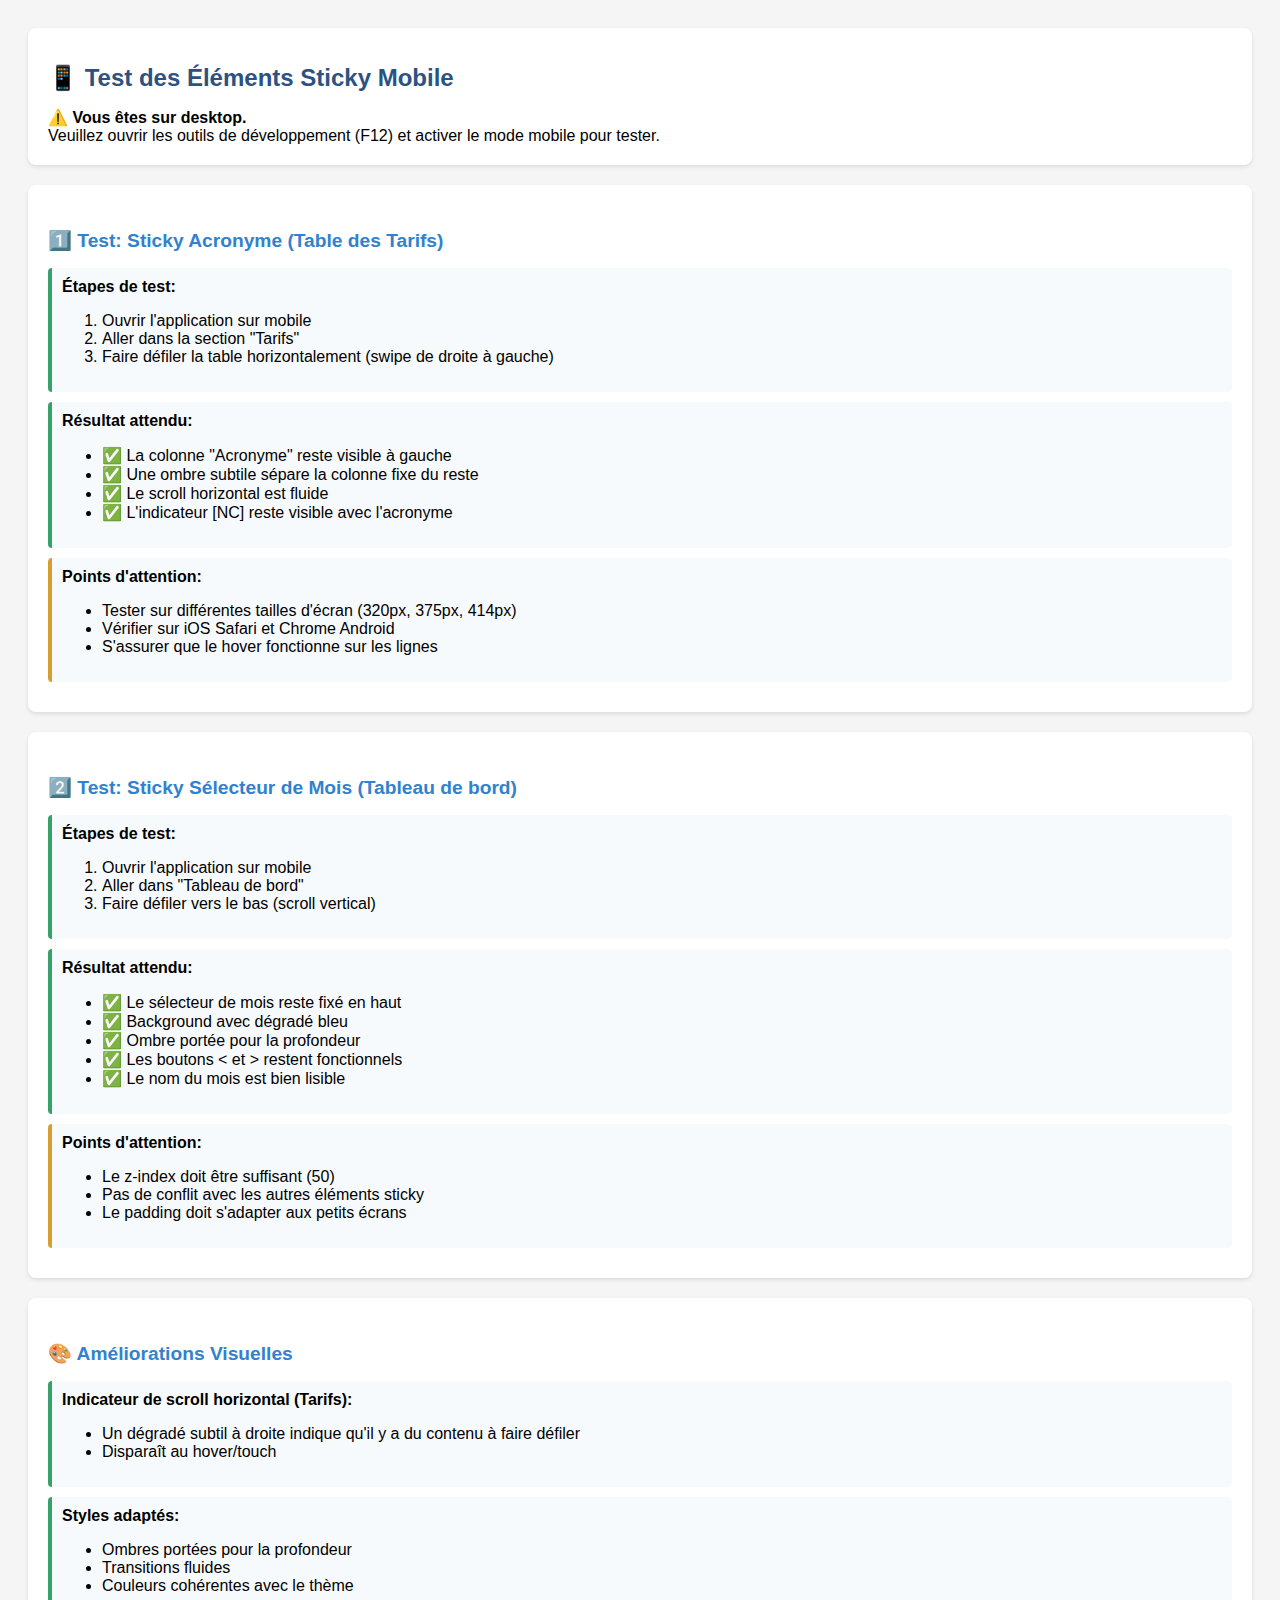
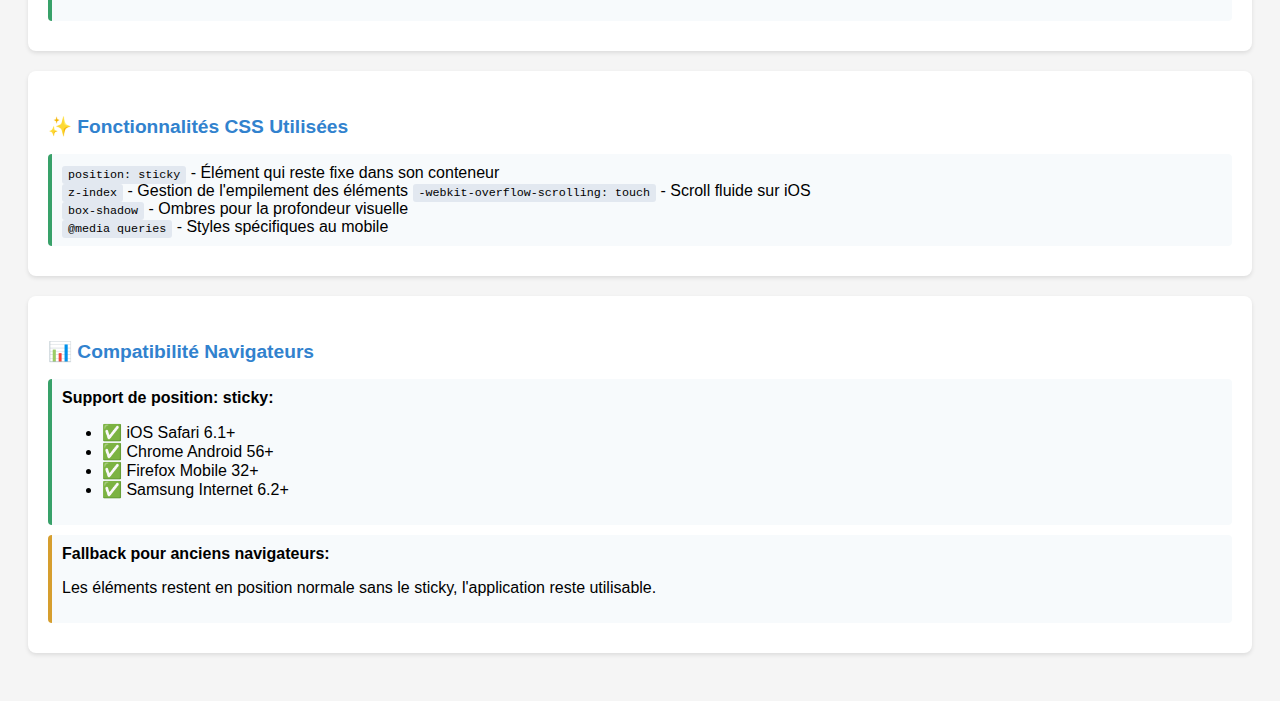
<file: test-mobile-sticky.html>
<!DOCTYPE html>
<html lang="fr">
<head>
    <meta charset="UTF-8">
    <meta name="viewport" content="width=device-width, initial-scale=1.0">
    <title>Test - Mobile Sticky Elements</title>
    <style>
        body {
            font-family: -apple-system, BlinkMacSystemFont, 'Segoe UI', Roboto, sans-serif;
            padding: 20px;
            background: #f5f5f5;
        }
        
        .test-section {
            background: white;
            border-radius: 8px;
            padding: 20px;
            margin-bottom: 20px;
            box-shadow: 0 2px 4px rgba(0,0,0,0.1);
        }
        
        h1 {
            color: #2c5282;
            font-size: 1.5rem;
        }
        
        h2 {
            color: #3182ce;
            font-size: 1.2rem;
            margin-top: 1.5rem;
        }
        
        .test-item {
            padding: 10px;
            margin: 10px 0;
            background: #f7fafc;
            border-left: 4px solid #38a169;
            border-radius: 4px;
        }
        
        .warning {
            border-left-color: #d69e2e;
        }
        
        .mobile-only {
            display: none;
        }
        
        @media (max-width: 768px) {
            .mobile-only {
                display: block;
                padding: 15px;
                background: #e8f5e8;
                border-radius: 8px;
                margin: 20px 0;
            }
            
            .desktop-only {
                display: none;
            }
        }
        
        code {
            background: #e2e8f0;
            padding: 2px 6px;
            border-radius: 3px;
            font-size: 0.9em;
        }
        
        .screenshot-placeholder {
            width: 100%;
            height: 200px;
            background: linear-gradient(135deg, #667eea 0%, #764ba2 100%);
            border-radius: 8px;
            display: flex;
            align-items: center;
            justify-content: center;
            color: white;
            margin: 10px 0;
        }
    </style>
</head>
<body>
    <div class="test-section">
        <h1>📱 Test des Éléments Sticky Mobile</h1>
        
        <div class="mobile-only">
            <strong>✅ Vous êtes sur un appareil mobile!</strong><br>
            Les fonctionnalités sticky sont actives.
        </div>
        
        <div class="desktop-only">
            <strong>⚠️ Vous êtes sur desktop.</strong><br>
            Veuillez ouvrir les outils de développement (F12) et activer le mode mobile pour tester.
        </div>
    </div>
    
    <div class="test-section">
        <h2>1️⃣ Test: Sticky Acronyme (Table des Tarifs)</h2>
        
        <div class="test-item">
            <strong>Étapes de test:</strong>
            <ol>
                <li>Ouvrir l'application sur mobile</li>
                <li>Aller dans la section "Tarifs"</li>
                <li>Faire défiler la table horizontalement (swipe de droite à gauche)</li>
            </ol>
        </div>
        
        <div class="test-item">
            <strong>Résultat attendu:</strong>
            <ul>
                <li>✅ La colonne "Acronyme" reste visible à gauche</li>
                <li>✅ Une ombre subtile sépare la colonne fixe du reste</li>
                <li>✅ Le scroll horizontal est fluide</li>
                <li>✅ L'indicateur [NC] reste visible avec l'acronyme</li>
            </ul>
        </div>
        
        <div class="test-item warning">
            <strong>Points d'attention:</strong>
            <ul>
                <li>Tester sur différentes tailles d'écran (320px, 375px, 414px)</li>
                <li>Vérifier sur iOS Safari et Chrome Android</li>
                <li>S'assurer que le hover fonctionne sur les lignes</li>
            </ul>
        </div>
    </div>
    
    <div class="test-section">
        <h2>2️⃣ Test: Sticky Sélecteur de Mois (Tableau de bord)</h2>
        
        <div class="test-item">
            <strong>Étapes de test:</strong>
            <ol>
                <li>Ouvrir l'application sur mobile</li>
                <li>Aller dans "Tableau de bord"</li>
                <li>Faire défiler vers le bas (scroll vertical)</li>
            </ol>
        </div>
        
        <div class="test-item">
            <strong>Résultat attendu:</strong>
            <ul>
                <li>✅ Le sélecteur de mois reste fixé en haut</li>
                <li>✅ Background avec dégradé bleu</li>
                <li>✅ Ombre portée pour la profondeur</li>
                <li>✅ Les boutons &lt; et &gt; restent fonctionnels</li>
                <li>✅ Le nom du mois est bien lisible</li>
            </ul>
        </div>
        
        <div class="test-item warning">
            <strong>Points d'attention:</strong>
            <ul>
                <li>Le z-index doit être suffisant (50)</li>
                <li>Pas de conflit avec les autres éléments sticky</li>
                <li>Le padding doit s'adapter aux petits écrans</li>
            </ul>
        </div>
    </div>
    
    <div class="test-section">
        <h2>🎨 Améliorations Visuelles</h2>
        
        <div class="test-item">
            <strong>Indicateur de scroll horizontal (Tarifs):</strong>
            <ul>
                <li>Un dégradé subtil à droite indique qu'il y a du contenu à faire défiler</li>
                <li>Disparaît au hover/touch</li>
            </ul>
        </div>
        
        <div class="test-item">
            <strong>Styles adaptés:</strong>
            <ul>
                <li>Ombres portées pour la profondeur</li>
                <li>Transitions fluides</li>
                <li>Couleurs cohérentes avec le thème</li>
            </ul>
        </div>
    </div>
    
    <div class="test-section">
        <h2>✨ Fonctionnalités CSS Utilisées</h2>
        
        <div class="test-item">
            <code>position: sticky</code> - Élément qui reste fixe dans son conteneur<br>
            <code>z-index</code> - Gestion de l'empilement des éléments
            <code>-webkit-overflow-scrolling: touch</code> - Scroll fluide sur iOS<br>
            <code>box-shadow</code> - Ombres pour la profondeur visuelle<br>
            <code>@media queries</code> - Styles spécifiques au mobile
        </div>
    </div>
    
    <div class="test-section">
        <h2>📊 Compatibilité Navigateurs</h2>
        
        <div class="test-item">
            <strong>Support de position: sticky:</strong>
            <ul>
                <li>✅ iOS Safari 6.1+</li>
                <li>✅ Chrome Android 56+</li>
                <li>✅ Firefox Mobile 32+</li>
                <li>✅ Samsung Internet 6.2+</li>
            </ul>
        </div>
        
        <div class="test-item warning">
            <strong>Fallback pour anciens navigateurs:</strong>
            <p>Les éléments restent en position normale sans le sticky, l'application reste utilisable.</p>
        </div>
    </div>
    
    <script>
        // Détection simple mobile/desktop
        const isMobile = window.innerWidth <= 768;
        console.log('Test Mobile Sticky Elements');
        console.log('Screen width:', window.innerWidth);
        console.log('Is Mobile:', isMobile);
        
        if (isMobile) {
            console.log('✅ Mobile view active - Sticky elements should work');
        } else {
            console.log('⚠️ Desktop view - Switch to mobile view to test sticky elements');
        }
    </script>
</body>
</html>
</file>
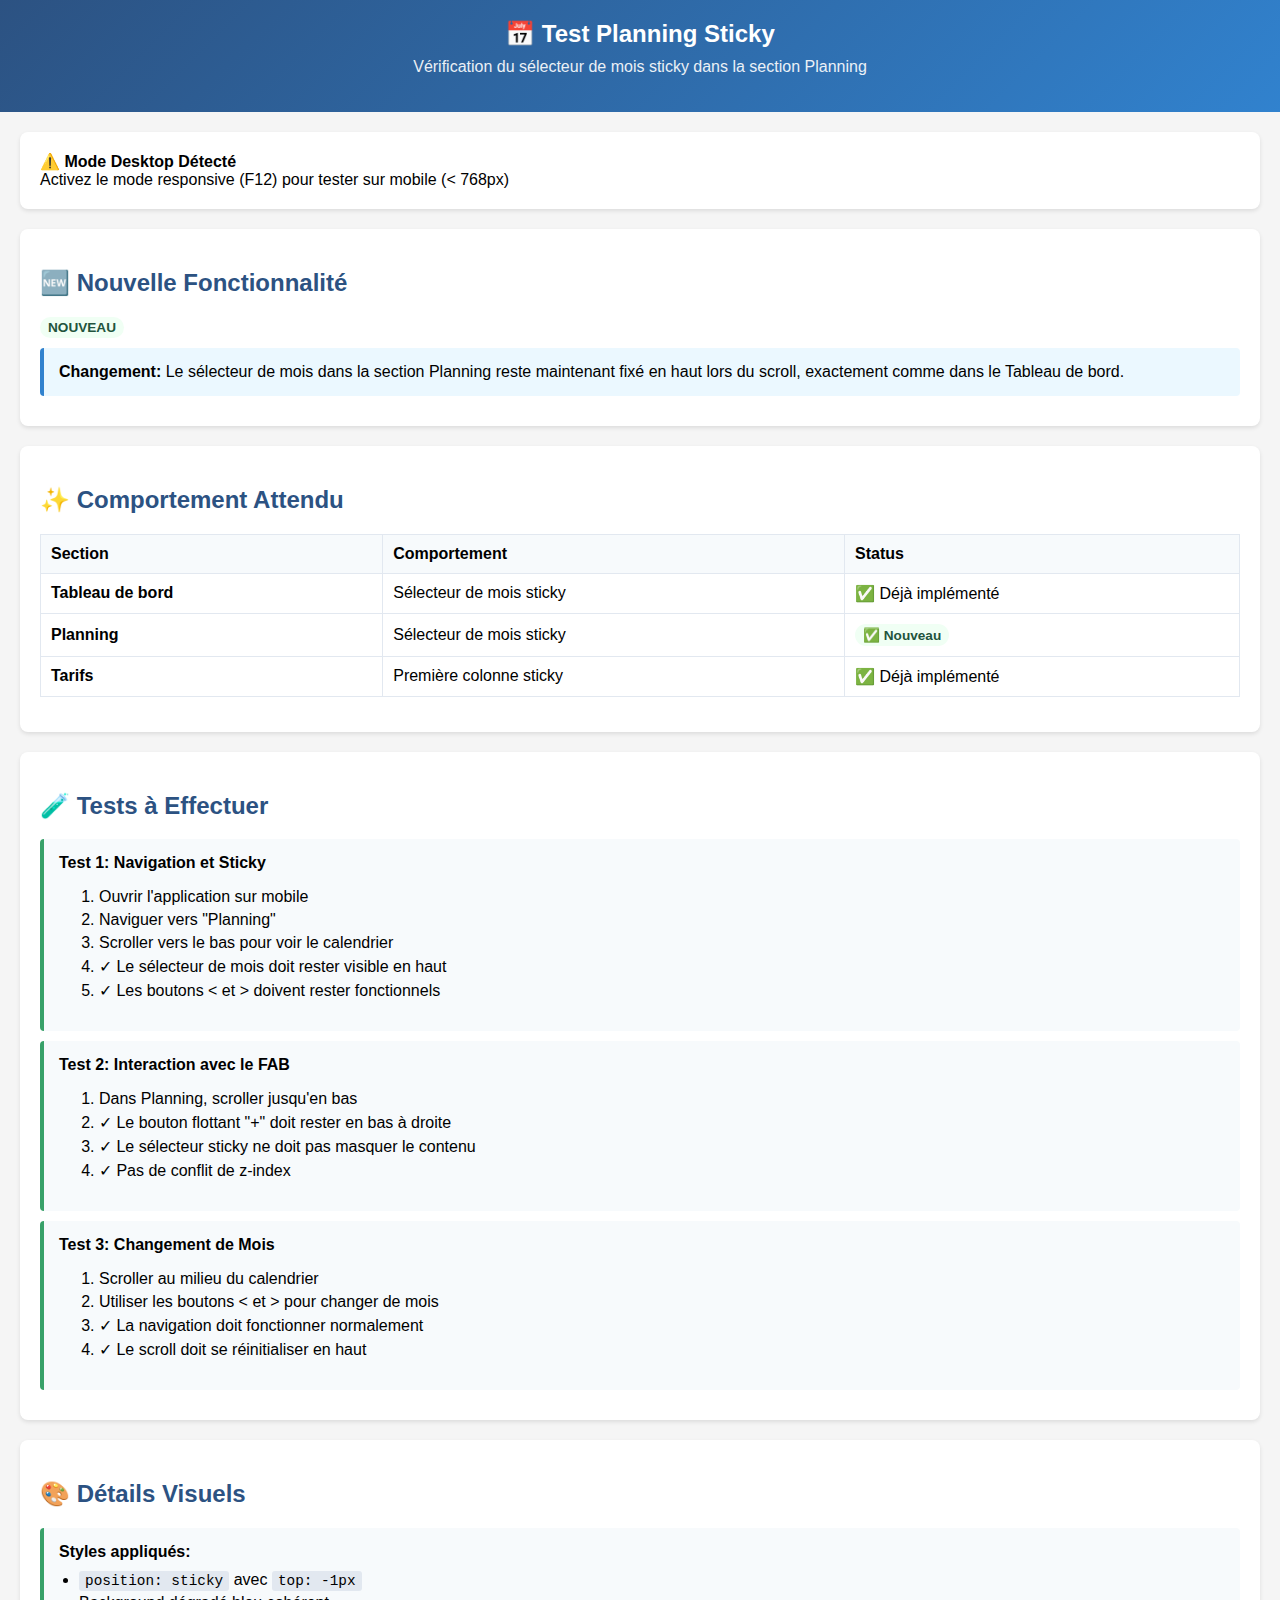
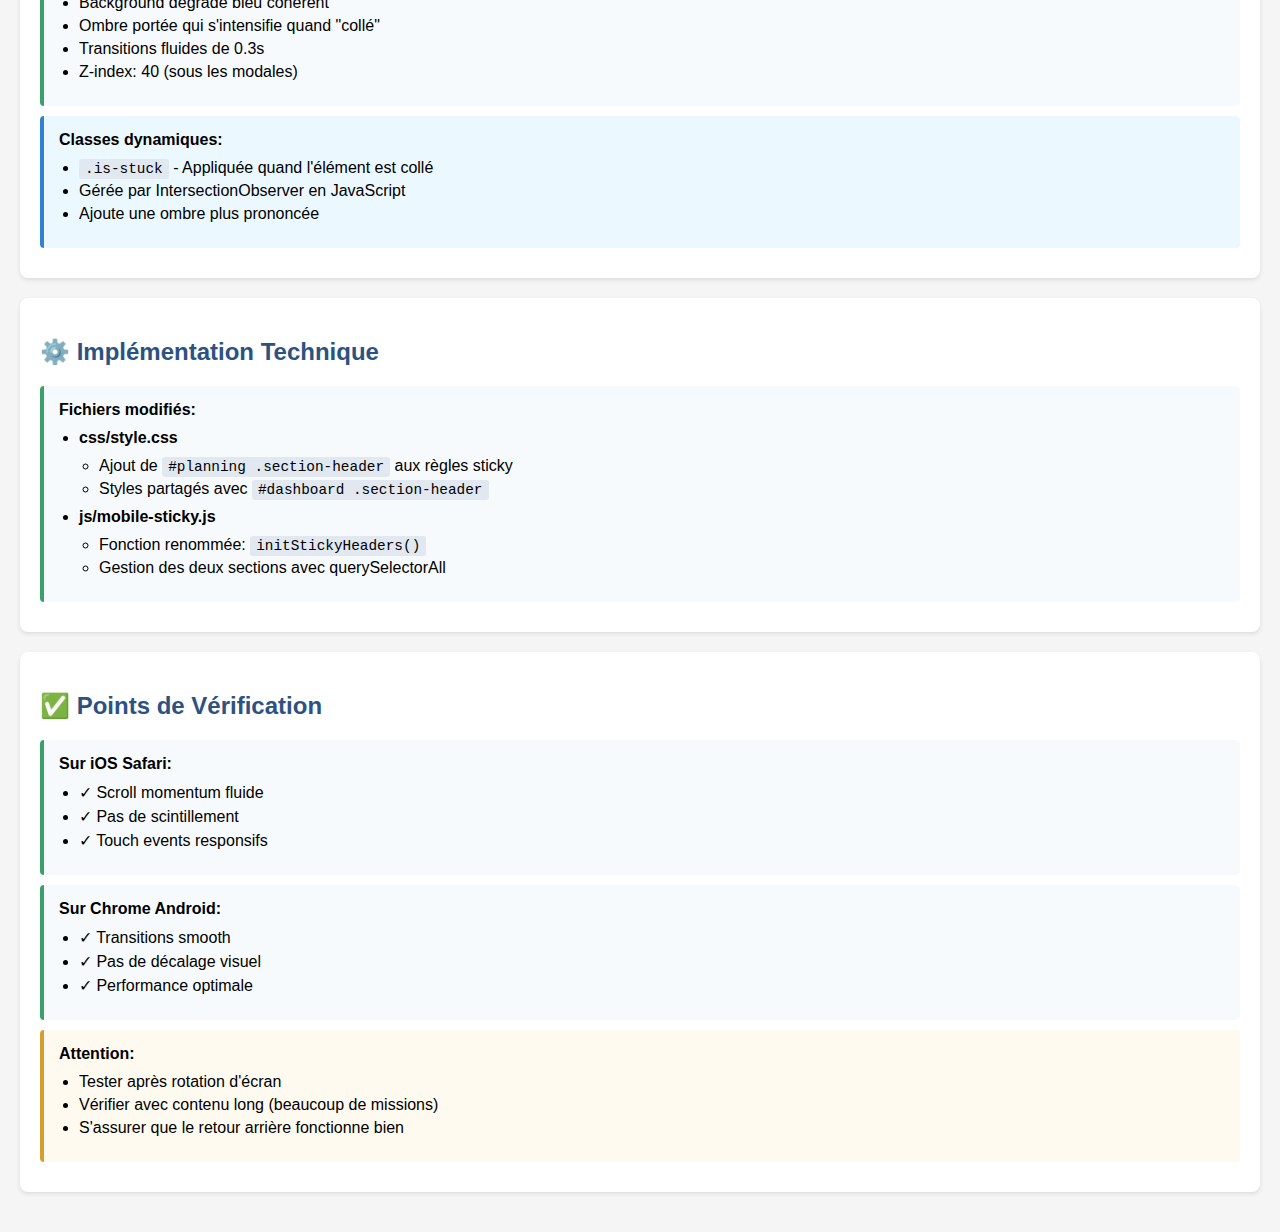
<file: test-planning-sticky.html>
<!DOCTYPE html>
<html lang="fr">
<head>
    <meta charset="UTF-8">
    <meta name="viewport" content="width=device-width, initial-scale=1.0">
    <title>Test - Planning Sticky Mobile</title>
    <style>
        body {
            font-family: -apple-system, BlinkMacSystemFont, 'Segoe UI', Roboto, sans-serif;
            padding: 20px;
            background: #f5f5f5;
            margin: 0;
        }
        
        .test-header {
            background: linear-gradient(135deg, #2c5282, #3182ce);
            color: white;
            padding: 20px;
            margin: -20px -20px 20px -20px;
            text-align: center;
        }
        
        h1 {
            margin: 0;
            font-size: 1.5rem;
        }
        
        .test-section {
            background: white;
            border-radius: 8px;
            padding: 20px;
            margin-bottom: 20px;
            box-shadow: 0 2px 4px rgba(0,0,0,0.1);
        }
        
        .test-item {
            padding: 15px;
            margin: 10px 0;
            background: #f7fafc;
            border-left: 4px solid #38a169;
            border-radius: 4px;
        }
        
        .test-item.warning {
            border-left-color: #d69e2e;
            background: #fffaf0;
        }
        
        .test-item.info {
            border-left-color: #3182ce;
            background: #ebf8ff;
        }
        
        .status {
            display: inline-block;
            padding: 3px 8px;
            border-radius: 12px;
            font-size: 0.85rem;
            font-weight: 600;
        }
        
        .status.new {
            background: #f0fff4;
            color: #22543d;
        }
        
        .status.updated {
            background: #ebf8ff;
            color: #2c5282;
        }
        
        ul {
            margin: 10px 0;
            padding-left: 20px;
        }
        
        li {
            margin: 5px 0;
        }
        
        code {
            background: #e2e8f0;
            padding: 2px 6px;
            border-radius: 3px;
            font-size: 0.9em;
            font-family: 'Consolas', 'Monaco', monospace;
        }
        
        .comparison-table {
            width: 100%;
            border-collapse: collapse;
            margin: 15px 0;
        }
        
        .comparison-table th,
        .comparison-table td {
            padding: 10px;
            border: 1px solid #e2e8f0;
            text-align: left;
        }
        
        .comparison-table th {
            background: #f7fafc;
            font-weight: 600;
        }
        
        .mobile-only {
            display: none;
        }
        
        @media (max-width: 768px) {
            .mobile-only {
                display: block;
                padding: 15px;
                background: #e8f5e8;
                border-radius: 8px;
                margin: 20px 0;
                text-align: center;
            }
            
            .desktop-only {
                display: none;
            }
        }
    </style>
</head>
<body>
    <div class="test-header">
        <h1>📅 Test Planning Sticky</h1>
        <p style="margin-top: 10px; opacity: 0.9;">Vérification du sélecteur de mois sticky dans la section Planning</p>
    </div>
    
    <div class="mobile-only">
        <strong>✅ Mode Mobile Actif!</strong><br>
        Le sticky est fonctionnel
    </div>
    
    <div class="desktop-only test-section">
        <strong>⚠️ Mode Desktop Détecté</strong><br>
        Activez le mode responsive (F12) pour tester sur mobile (&lt; 768px)
    </div>
    
    <div class="test-section">
        <h2 style="color: #2c5282;">🆕 Nouvelle Fonctionnalité</h2>
        <span class="status new">NOUVEAU</span>
        
        <div class="test-item info">
            <strong>Changement:</strong> Le sélecteur de mois dans la section Planning reste maintenant fixé en haut lors du scroll, exactement comme dans le Tableau de bord.
        </div>
    </div>
    
    <div class="test-section">
        <h2 style="color: #2c5282;">✨ Comportement Attendu</h2>
        
        <table class="comparison-table">
            <thead>
                <tr>
                    <th>Section</th>
                    <th>Comportement</th>
                    <th>Status</th>
                </tr>
            </thead>
            <tbody>
                <tr>
                    <td><strong>Tableau de bord</strong></td>
                    <td>Sélecteur de mois sticky</td>
                    <td>✅ Déjà implémenté</td>
                </tr>
                <tr>
                    <td><strong>Planning</strong></td>
                    <td>Sélecteur de mois sticky</td>
                    <td><span class="status new">✅ Nouveau</span></td>
                </tr>
                <tr>
                    <td><strong>Tarifs</strong></td>
                    <td>Première colonne sticky</td>
                    <td>✅ Déjà implémenté</td>
                </tr>
            </tbody>
        </table>
    </div>
    
    <div class="test-section">
        <h2 style="color: #2c5282;">🧪 Tests à Effectuer</h2>
        
        <div class="test-item">
            <strong>Test 1: Navigation et Sticky</strong>
            <ol>
                <li>Ouvrir l'application sur mobile</li>
                <li>Naviguer vers "Planning"</li>
                <li>Scroller vers le bas pour voir le calendrier</li>
                <li>✓ Le sélecteur de mois doit rester visible en haut</li>
                <li>✓ Les boutons &lt; et &gt; doivent rester fonctionnels</li>
            </ol>
        </div>
        
        <div class="test-item">
            <strong>Test 2: Interaction avec le FAB</strong>
            <ol>
                <li>Dans Planning, scroller jusqu'en bas</li>
                <li>✓ Le bouton flottant "+" doit rester en bas à droite</li>
                <li>✓ Le sélecteur sticky ne doit pas masquer le contenu</li>
                <li>✓ Pas de conflit de z-index</li>
            </ol>
        </div>
        
        <div class="test-item">
            <strong>Test 3: Changement de Mois</strong>
            <ol>
                <li>Scroller au milieu du calendrier</li>
                <li>Utiliser les boutons &lt; et &gt; pour changer de mois</li>
                <li>✓ La navigation doit fonctionner normalement</li>
                <li>✓ Le scroll doit se réinitialiser en haut</li>
            </ol>
        </div>
    </div>
    
    <div class="test-section">
        <h2 style="color: #2c5282;">🎨 Détails Visuels</h2>
        
        <div class="test-item">
            <strong>Styles appliqués:</strong>
            <ul>
                <li><code>position: sticky</code> avec <code>top: -1px</code></li>
                <li>Background dégradé bleu cohérent</li>
                <li>Ombre portée qui s'intensifie quand "collé"</li>
                <li>Transitions fluides de 0.3s</li>
                <li>Z-index: 40 (sous les modales)</li>
            </ul>
        </div>
        
        <div class="test-item info">
            <strong>Classes dynamiques:</strong>
            <ul>
                <li><code>.is-stuck</code> - Appliquée quand l'élément est collé</li>
                <li>Gérée par IntersectionObserver en JavaScript</li>
                <li>Ajoute une ombre plus prononcée</li>
            </ul>
        </div>
    </div>
    
    <div class="test-section">
        <h2 style="color: #2c5282;">⚙️ Implémentation Technique</h2>
        
        <div class="test-item">
            <strong>Fichiers modifiés:</strong>
            <ul>
                <li><strong>css/style.css</strong>
                    <ul>
                        <li>Ajout de <code>#planning .section-header</code> aux règles sticky</li>
                        <li>Styles partagés avec <code>#dashboard .section-header</code></li>
                    </ul>
                </li>
                <li><strong>js/mobile-sticky.js</strong>
                    <ul>
                        <li>Fonction renommée: <code>initStickyHeaders()</code></li>
                        <li>Gestion des deux sections avec querySelectorAll</li>
                    </ul>
                </li>
            </ul>
        </div>
    </div>
    
    <div class="test-section">
        <h2 style="color: #2c5282;">✅ Points de Vérification</h2>
        
        <div class="test-item">
            <strong>Sur iOS Safari:</strong>
            <ul>
                <li>✓ Scroll momentum fluide</li>
                <li>✓ Pas de scintillement</li>
                <li>✓ Touch events responsifs</li>
            </ul>
        </div>
        
        <div class="test-item">
            <strong>Sur Chrome Android:</strong>
            <ul>
                <li>✓ Transitions smooth</li>
                <li>✓ Pas de décalage visuel</li>
                <li>✓ Performance optimale</li>
            </ul>
        </div>
        
        <div class="test-item warning">
            <strong>Attention:</strong>
            <ul>
                <li>Tester après rotation d'écran</li>
                <li>Vérifier avec contenu long (beaucoup de missions)</li>
                <li>S'assurer que le retour arrière fonctionne bien</li>
            </ul>
        </div>
    </div>
    
    <script>
        // Détection et log pour debug
        const isMobile = window.innerWidth <= 768;
        const userAgent = navigator.userAgent;
        const isIOS = /iPad|iPhone|iPod/.test(userAgent);
        const isAndroid = /Android/.test(userAgent);
        
        console.log('🔍 Test Planning Sticky Mobile');
        console.log('📱 Screen width:', window.innerWidth);
        console.log('📱 Is Mobile:', isMobile);
        console.log('📱 Platform:', isIOS ? 'iOS' : (isAndroid ? 'Android' : 'Other'));
        
        if (isMobile) {
            console.log('✅ Mobile mode active - Sticky planning header should work');
            console.log('ℹ️ Both Dashboard and Planning sections now have sticky month selectors');
        } else {
            console.log('⚠️ Desktop mode - Switch to mobile view to test');
            console.log('💡 Use Chrome DevTools responsive mode (F12)');
        }
    </script>
</body>
</html>
</file>
<file: css/style.css>
/* Reset et variables CSS */
:root {
    --primary-color: #2c5282;
    --primary-light: #3182ce;
    --primary-dark: #1a365d;
    --secondary-color: #38a169;
    --danger-color: #e53e3e;
    --warning-color: #d69e2e;
    --info-color: #3182ce;
    --success-color: #38a169;
    --light-gray: #f7fafc;
    --medium-gray: #e2e8f0;
    --dark-gray: #4a5568;
    --text-color: #2d3748;
    --border-radius: 8px;
    --shadow: 0 1px 3px rgba(0, 0, 0, 0.1);
    --shadow-lg: 0 4px 6px rgba(0, 0, 0, 0.1);
}

* {
    margin: 0;
    padding: 0;
    box-sizing: border-box;
}

body {
    font-family: -apple-system, BlinkMacSystemFont, 'Segoe UI', Roboto, sans-serif;
    background-color: var(--light-gray);
    color: var(--text-color);
    line-height: 1.6;
}

.container {
    max-width: 1200px;
    margin: 0 auto;
    padding: 0 20px;
}

/* Header et navigation */
.app-header {
    background: linear-gradient(135deg, var(--primary-color), var(--primary-light));
    color: white;
    padding: 1rem 0;
    box-shadow: var(--shadow-lg);
}

.app-header h1 {
    font-size: 1.5rem;
    margin-bottom: 1rem;
    display: flex;
    align-items: center;
    gap: 0.5rem;
}

.main-nav {
    display: flex;
    gap: 1rem;
    flex-wrap: wrap;
}

.nav-btn {
    background: rgba(255, 255, 255, 0.1);
    border: 1px solid rgba(255, 255, 255, 0.2);
    color: white;
    padding: 0.5rem 1rem;
    border-radius: var(--border-radius);
    cursor: pointer;
    transition: all 0.3s ease;
    display: flex;
    align-items: center;
    gap: 0.5rem;
    font-size: 0.9rem;
}

.nav-btn:hover {
    background: rgba(255, 255, 255, 0.2);
    transform: translateY(-1px);
}

.nav-btn.active {
    background: white;
    color: var(--primary-color);
    font-weight: 600;
}

/* Main content */
.app-main {
    padding: 2rem 0;
}

.app-section {
    display: none;
}

.app-section.active {
    display: block;
}

.section-header {
    display: flex;
    justify-content: flex-end;
    align-items: center;
    margin-bottom: 2rem;
    flex-wrap: wrap;
    gap: 1rem;
}

/* Quand section-header contient plusieurs éléments (Planning) */
#planning .section-header {
    justify-content: space-between;
}

/* Boutons */
.btn {
    padding: 0.6rem 1.2rem;
    border: none;
    border-radius: var(--border-radius);
    cursor: pointer;
    font-size: 0.9rem;
    font-weight: 500;
    transition: all 0.3s ease;
    display: inline-flex;
    align-items: center;
    gap: 0.5rem;
    text-decoration: none;
}

.btn-primary {
    background: var(--primary-color);
    color: white;
}

.btn-primary:hover {
    background: var(--primary-dark);
    transform: translateY(-1px);
}

.btn-secondary {
    background: var(--medium-gray);
    color: var(--text-color);
}

.btn-secondary:hover {
    background: #cbd5e0;
}

.btn-danger {
    background: var(--danger-color);
    color: white;
}

.btn-danger:hover {
    background: #c53030;
}

.btn-success {
    background: var(--success-color);
    color: white;
}

.btn-success {
    background: var(--success-color);
    color: white;
}

.btn-success:hover {
    background: #2f855a;
}

/* Cartes statistiques */
.stats-grid {
    display: grid;
    grid-template-columns: repeat(auto-fit, minmax(250px, 1fr));
    gap: 1.5rem;
    margin-bottom: 2rem;
}

.stat-card {
    background: white;
    padding: 1.5rem;
    border-radius: var(--border-radius);
    box-shadow: var(--shadow);
    display: flex;
    align-items: center;
    gap: 1rem;
    transition: transform 0.3s ease;
}

.stat-card:hover {
    transform: translateY(-2px);
    box-shadow: var(--shadow-lg);
}

.stat-card i {
    font-size: 2rem;
    color: var(--primary-color);
    min-width: 3rem;
    text-align: center;
}

.stat-value {
    font-size: 1.5rem;
    font-weight: 700;
    color: var(--primary-color);
    display: block;
}

.stat-label {
    font-size: 0.8rem;
    color: var(--dark-gray);
    text-transform: uppercase;
    letter-spacing: 0.5px;
}

/* Tableau des tarifs */
.rates-table-container {
    background: white;
    border-radius: var(--border-radius);
    box-shadow: var(--shadow);
    overflow: hidden;
}

.rates-table {
    width: 100%;
    border-collapse: collapse;
}

.rates-table th,
.rates-table td {
    padding: 1rem;
    text-align: left;
    border-bottom: 1px solid var(--medium-gray);
}

.rates-table th {
    background: var(--light-gray);
    font-weight: 600;
    color: var(--primary-color);
}

.rates-table tr:hover {
    background: var(--light-gray);
}

.rates-table .actions {
    display: flex;
    gap: 0.5rem;
}

.btn-small {
    padding: 0.3rem 0.6rem;
    font-size: 0.8rem;
}

/* Planning grid */
.planning-controls {
    display: flex;
    align-items: center;
    gap: 1rem;
    flex-wrap: wrap;
}



.month-selector {
    display: flex;
    align-items: center;
    justify-content: space-between;
    gap: 0.5rem;
    background: white;
    padding: 0.5rem;
    border-radius: var(--border-radius);
    box-shadow: var(--shadow);
    min-width: 250px;
    max-width: 300px;
    border: 1px solid var(--medium-gray);
    transition: box-shadow 0.3s ease;
}

.month-selector:hover {
    box-shadow: var(--shadow-lg);
}

.month-selector button {
    background: none;
    border: none;
    cursor: pointer;
    padding: 0.5rem;
    color: var(--primary-color);
    border-radius: 50%;
    transition: all 0.2s ease;
    flex-shrink: 0;
    width: 36px;
    height: 36px;
    display: flex;
    align-items: center;
    justify-content: center;
}

.month-selector button:hover {
    background: var(--light-gray);
}

.month-selector button:focus {
    outline: 2px solid var(--primary-color);
    outline-offset: 2px;
}

.month-selector button:active {
    transform: scale(0.95);
}

.month-selector button i {
    font-size: 0.9rem;
    pointer-events: none;
}

#current-month-display,
#dashboard-month-display {
    font-weight: 600;
    text-align: center;
    text-transform: capitalize;
    flex: 1;
    color: var(--text-color);
    font-size: 1rem;
    padding: 0 0.5rem;
    min-width: 120px;
}

.planning-grid {
    background: white;
    border-radius: var(--border-radius);
    box-shadow: var(--shadow);
    overflow: hidden;
    margin: 2rem 0;
}

.calendar-header {
    display: grid;
    grid-template-columns: repeat(7, minmax(0, 1fr));
    background: var(--primary-color);
    color: white;
}

.calendar-header div {
    padding: 1rem;
    text-align: center;
    font-weight: 600;
}

.calendar-grid {
    display: grid;
    grid-template-columns: repeat(7, minmax(0, 1fr));
}

.calendar-day {
    min-height: 120px;
    padding: 0.2rem;
    border: 1px solid var(--medium-gray);
    background: white;
    cursor: pointer;
    transition: background 0.3s ease;
    position: relative;
    aspect-ratio: 1; /* Rendre les cases carrées */
    display: flex;
    flex-direction: column;
    overflow: hidden; /* Éviter le débordement du contenu */
}

@supports not (aspect-ratio: 1) {
    /* Fallback pour les anciens navigateurs */
    .calendar-day {
        padding-bottom: 100%;
    }
}

.calendar-day:hover {
    background: var(--light-gray);
}

.calendar-day.other-month {
    background: #f8f9fa;
    color: #adb5bd;
}

.calendar-day.today {
    background: #e3f2fd;
    border: 1px solid var(--primary-color) !important;
    box-shadow: 0 0 0 2px rgba(44, 82, 130, 0.2), inset 0 0 0 1px var(--primary-color);
    position: relative;
}

/* Indicateur visuel supplémentaire pour le jour actuel */
.calendar-day.today::before {
    content: '';
    position: absolute;
    top: 2px;
    right: 2px;
    width: 8px;
    height: 8px;
    background: var(--primary-color);
    border-radius: 50%;
    z-index: 10;
    box-shadow: 0 0 4px rgba(44, 82, 130, 0.5);
}

.calendar-day.has-mission {
    background: #f0fff4;
}

.day-number {
    font-weight: 600;
    margin-bottom: 0.5rem;
}

.mission-item {
    background: var(--primary-color);
    color: white;
    padding: 0.2rem 0.3rem;
    border-radius: 4px;
    font-size: 0.7rem;
    font-weight: 600;
    margin-bottom: 0.15rem;
    cursor: pointer;
    transition: opacity 0.3s ease;
    text-align: center;
    white-space: nowrap;
    overflow: hidden;
    text-overflow: ellipsis;
}

.mission-item:hover {
    opacity: 0.85;
}

.mission-item.status-planned {
    background: var(--info-color);
    color: white;
}

.mission-item.status-confirmed {
    background: var(--success-color);
    color: white;
}

.mission-item.status-completed {
    background: var(--dark-gray);
    color: white;
}

.mission-item.status-cancelled {
    background: var(--danger-color);
    color: white;
}

/* Résumé mensuel */
.month-summary {
    background: white;
    padding: 1.5rem;
    border-radius: var(--border-radius);
    box-shadow: var(--shadow);
    margin-top: 2rem;
}

.summary-stats {
    display: grid;
    grid-template-columns: repeat(auto-fit, minmax(200px, 1fr));
    gap: 1rem;
    margin-top: 1rem;
}

.summary-item {
    display: flex;
    justify-content: space-between;
    padding: 0.8rem;
    background: var(--light-gray);
    border-radius: var(--border-radius);
    font-weight: 500;
}

/* Sauvegarde */
.backup-grid {
    display: grid;
    grid-template-columns: repeat(auto-fit, minmax(300px, 1fr));
    gap: 2rem;
    margin-bottom: 2rem;
    margin-top: 2rem;
}

.backup-card {
    background: white;
    padding: 2rem;
    border-radius: var(--border-radius);
    box-shadow: var(--shadow);
    text-align: center;
}

.backup-card h3 {
    color: var(--primary-color);
    margin-bottom: 1rem;
    display: flex;
    align-items: center;
    justify-content: center;
    gap: 0.5rem;
}

.backup-card p {
    color: var(--dark-gray);
    margin-bottom: 1.5rem;
}

.backup-info {
    background: white;
    padding: 2rem;
    border-radius: var(--border-radius);
    box-shadow: var(--shadow);
}

.backup-info h3 {
    color: var(--primary-color);
    margin-bottom: 1rem;
}

.backup-info ul {
    list-style: none;
}

.backup-info li {
    padding: 0.5rem 0;
    border-bottom: 1px solid var(--medium-gray);
}

.backup-info li:last-child {
    border-bottom: none;
}

/* Modales */
.modal {
    display: none;
    position: fixed;
    top: 0;
    left: 0;
    width: 100%;
    height: 100%;
    background: rgba(0, 0, 0, 0.5);
    z-index: 1000;
    align-items: center;
    justify-content: center;
}

.modal.active {
    display: flex;
}

.modal-content {
    background: white;
    border-radius: var(--border-radius);
    box-shadow: var(--shadow-lg);
    width: 90%;
    max-width: 500px;
    max-height: 90vh;
    overflow-y: auto;
}

.modal-header {
    display: flex;
    justify-content: space-between;
    align-items: center;
    padding: 1.5rem;
    border-bottom: 1px solid var(--medium-gray);
}

.modal-header h3 {
    color: var(--primary-color);
}

.modal-close {
    background: none;
    border: none;
    font-size: 1.5rem;
    cursor: pointer;
    color: var(--dark-gray);
    padding: 0.5rem;
}

.modal-close:hover {
    color: var(--danger-color);
}

/* Formulaires */
.form-group {
    margin-bottom: 1.5rem;
    padding: 0 1.5rem;
}

.form-group:first-of-type {
    padding-top: 1.5rem;
}

.form-group label {
    display: block;
    margin-bottom: 0.5rem;
    font-weight: 600;
    color: var(--text-color);
}

.form-group input,
.form-group select,
.form-group textarea {
    width: 100%;
    padding: 0.75rem;
    border: 1px solid var(--medium-gray);
    border-radius: var(--border-radius);
    font-size: 1rem;
    transition: border-color 0.3s ease;
}

.form-group input:focus,
.form-group select:focus,
.form-group textarea:focus {
    outline: none;
    border-color: var(--primary-color);
    box-shadow: 0 0 0 3px rgba(44, 82, 130, 0.1);
}

.form-group textarea {
    resize: vertical;
    min-height: 80px;
}

.form-actions {
    display: flex;
    justify-content: flex-end;
    align-items: center;
    gap: 1rem;
    padding: 1.5rem;
    border-top: 1px solid var(--medium-gray);
}

/* Notifications */
.notifications-container {
    position: fixed;
    top: 20px;
    right: 20px;
    z-index: 2000;
}

.notification {
    background: white;
    border-left: 4px solid var(--success-color);
    padding: 1rem 1.5rem;
    margin-bottom: 1rem;
    border-radius: var(--border-radius);
    box-shadow: var(--shadow-lg);
    max-width: 400px;
    animation: slideInRight 0.3s ease;
}

.notification.error {
    border-left-color: var(--danger-color);
}

.notification.warning {
    border-left-color: var(--warning-color);
}

.notification.info {
    border-left-color: var(--info-color);
}

.summary-item.positive {
    color: var(--success-color);
    font-weight: 600;
}

.summary-item.negative {
    color: var(--danger-color);
    font-weight: 600;
}

.summary-item span.positive {
    color: var(--success-color);
    font-weight: 600;
}

.summary-item span.negative {
    color: var(--danger-color);
    font-weight: 600;
}

/* Missions list */
.missions-list {
    background: white;
    border-radius: var(--border-radius);
    box-shadow: var(--shadow);
    overflow: hidden;
}

.mission-row {
    display: flex;
    align-items: center;
    padding: 1rem;
    border-bottom: 1px solid var(--medium-gray);
    transition: background 0.3s ease;
}

.mission-row:hover {
    background: var(--light-gray);
}

.mission-row:last-child {
    border-bottom: none;
}

.mission-date {
    font-weight: 600;
    color: var(--primary-color);
    min-width: 120px;
}

.mission-details {
    flex: 1;
    margin-left: 1rem;
}

.mission-type {
    font-weight: 600;
    margin-bottom: 0.2rem;
}

.mission-info {
    font-size: 0.9rem;
    color: var(--dark-gray);
}

.mission-salary {
    font-weight: 700;
    color: var(--success-color);
    min-width: 100px;
    text-align: right;
}

.mission-status {
    padding: 0.3rem 0.6rem;
    border-radius: 20px;
    font-size: 0.8rem;
    font-weight: 600;
    text-transform: uppercase;
    letter-spacing: 0.5px;
}

.status-planned {
    background: #e3f2fd;
    color: #1976d2;
}

.status-confirmed {
    background: #e8f5e8;
    color: #2e7d32;
}

.status-completed {
    background: #f3e5f5;
    color: #7b1fa2;
}

.status-cancelled {
    background: #ffebee;
    color: #c62828;
}

/* FAB (Floating Action Button) pour mobile - Planning et Tarifs */
@media (max-width: 768px) {
    /* Transformer le bouton Ajouter mission en FAB dans Planning */
    #planning.app-section.active #add-mission-btn,
    /* Transformer le bouton Ajouter tarif en FAB dans Tarifs */
    #rates.app-section.active #add-rate-btn {
        position: fixed;
        bottom: 20px;
        right: 20px;
        width: 56px;
        height: 56px;
        border-radius: 50%;
        padding: 0;
        box-shadow: 0 4px 6px rgba(0, 0, 0, 0.1), 0 1px 3px rgba(0, 0, 0, 0.08);
        z-index: 100;
        display: flex;
        justify-content: center;
        align-items: center;
        background: var(--primary-color);
        background: linear-gradient(135deg, var(--primary-color), var(--primary-light));
        color: white;
        border: none;
        transition: all 0.3s ease;
        font-size: 0; /* Cacher le texte */
        overflow: hidden;
        animation: fadeInScale 0.3s ease;
        cursor: pointer;
    }
    
    #planning.app-section.active #add-mission-btn:hover {
        transform: scale(1.05) translateY(-2px);
        box-shadow: 0 6px 20px rgba(44, 82, 130, 0.35), 0 2px 4px rgba(0, 0, 0, 0.12);
    }
    
    /* Transformer le bouton Ajouter tarif en FAB dans Tarifs */
    #rates.app-section.active #add-rate-btn:hover {
        transform: scale(1.05) translateY(-2px);
        box-shadow: 0 6px 20px rgba(44, 82, 130, 0.35), 0 2px 4px rgba(0, 0, 0, 0.12);
    }
    
    /* Sur les écrans tactiles, pas d'effet hover */
    @media (hover: none) {
        #planning.app-section.active #add-mission-btn:hover,
        #rates.app-section.active #add-rate-btn:hover {
            transform: none;
        }
    }
    
    #rates.app-section.active #add-rate-btn:active {
        transform: scale(0.95);
    }
    
    /* Style de l'icône + pour les tarifs */
    #rates.app-section.active #add-rate-btn i {
        font-size: 1.5rem;
        margin: 0;
        margin-left: 7px;
        color: white;
    }
    
    #planning.app-section.active #add-mission-btn:active {
        transform: scale(0.95);
    }
    
    /* Style de l'icône + */
    #planning.app-section.active #add-mission-btn i {
        font-size: 1.5rem;
        margin: 0;
        margin-left: 7px;
        color: white;
    }
    
    /* Animation d'entrée du FAB */
    @keyframes fadeInScale {
        from {
            opacity: 0;
            transform: scale(0.5);
        }
        to {
            opacity: 1;
            transform: scale(1);
        }
    }
    
    /* Ajuster le header du planning sur mobile */
    #planning .section-header {
        margin-bottom: 1rem;
        justify-content: center;
    }
    
    /* Le sélecteur de mois prend toute la largeur */
    #planning .month-selector {
        width: 100%;
        margin: 0;
    }
    
    /* Ajouter du padding en bas pour que le FAB ne cache pas le contenu */
    #planning.app-section.active {
        padding-bottom: 80px;
    }
    
    /* Ajuster la position du FAB sur les petits écrans */
    @media (max-width: 380px) {
        #planning.app-section.active #add-mission-btn,
        #rates.app-section.active #add-rate-btn {
            bottom: 15px;
            right: 15px;
            width: 50px;
            height: 50px;
        }
        
        #planning.app-section.active #add-mission-btn i,
        #rates.app-section.active #add-rate-btn i {
            font-size: 1.3rem;
        }
    }
    
    /* Ajuster les headers pour les sections avec FAB */
    #rates .section-header {
        margin-bottom: 1rem;
        justify-content: center;
    }
    
    /* Ajouter du padding en bas pour que le FAB ne cache pas le contenu */
    #rates.app-section.active {
        padding-bottom: 80px;
    }
}

/* Animations */
@keyframes slideInRight {
    from {
        transform: translateX(100%);
        opacity: 0;
    }
    to {
        transform: translateX(0);
        opacity: 1;
    }
}

/* Responsive design */
@media (max-width: 768px) {
    .container {
        padding: 0 15px;
    }
    
    .main-nav {
        justify-content: center;
    }
    
    .nav-btn {
        flex: 1;
        justify-content: center;
        min-width: 120px;
    }
    
    .section-header {
        flex-direction: column;
        align-items: stretch;
        justify-content: stretch;
    }
    
    #planning .section-header,
    #dashboard .section-header,
    #rates .section-header {
        justify-content: stretch;
    }
    
    .stats-grid {
        grid-template-columns: 1fr;
    }
    
    .planning-controls {
        flex-direction: column;
        align-items: stretch;
    }
    
    .month-selector {
        width: 100%;
        max-width: 100%;
        justify-content: space-between;
    }
    
    .month-selector button {
        padding: 0.75rem;
        width: 44px;
        height: 44px;
    }
    

    
    /* Réduire le padding des jours de la semaine sur mobile */
    .calendar-header div {
        padding: 0.5rem 0.25rem;
        font-size: 0.85rem;
    }
    
    .calendar-day {
        min-height: 60px;
        font-size: 0.9rem;
        aspect-ratio: 0.8; /* Maintenir les cases carrées sur mobile */
        padding: 0.25rem;
    }
    
    .day-number {
        font-size: 0.85rem;
        margin-bottom: 0.25rem;
    }
    
    .mission-item {
        font-size: 0.6rem;
        padding: 0.1rem 0.2rem;
        margin-bottom: 0.1rem;
    }
    
    .rates-table-container {
        overflow-x: auto;
    }
    
    .rates-table {
        min-width: 700px;
    }
    
    .backup-grid {
        grid-template-columns: 1fr;
    }
    
    .form-actions {
        flex-direction: column;
        align-items: stretch;
    }
    
    .form-actions .btn {
        width: 100%;
    }
    
    .mission-row {
        flex-direction: column;
        align-items: flex-start;
        gap: 0.5rem;
    }
    
    .mission-salary {
        align-self: flex-end;
        text-align: right;
    }
}

/* ======================================= */
/* MOBILE STICKY ELEMENTS - Nouvelles fonctionnalités */
/* ======================================= */

/* Sur mobile uniquement */
@media (max-width: 768px) {
    
    /* =========================== */
    /* 1. STICKY ACRONYM - TARIFS */
    /* =========================== */
    
    /* Container de la table avec scroll horizontal */
    .rates-table-container {
        position: relative;
        overflow-x: auto;
        overflow-y: visible;
        -webkit-overflow-scrolling: touch; /* Smooth scrolling sur iOS */
    }
    
    /* Première colonne (Acronyme) - Header */
    .rates-table thead th:first-child {
        position: sticky;
        left: 0;
        z-index: 10;
        background: var(--light-gray);
        box-shadow: 2px 0 4px rgba(0, 0, 0, 0.1);
        min-width: 100px;
    }
    
    /* Première colonne (Acronyme) - Cellules */
    .rates-table tbody td:first-child {
        position: sticky;
        left: 0;
        z-index: 9;
        background: white;
        box-shadow: 2px 0 4px rgba(0, 0, 0, 0.08);
        max-width: 20px;
    }
    
    /* Au survol de la ligne, adapter la couleur de fond */
    .rates-table tbody tr:hover td:first-child {
        background: var(--light-gray);
    }
    
    /* S'assurer que le contenu de la première colonne est bien visible */
    .rates-table td:first-child strong {
        display: inline-block;
        white-space: nowrap;
    }
    
    /* ============================================ */
    /* 2. STICKY MONTH SELECTOR - DASHBOARD & PLANNING */
    /* ============================================ */
    
    /* Container du sélecteur de mois dans le tableau de bord ET le planning */
    #dashboard .section-header,
    #planning .section-header {
        position: sticky;
        top: -1px; /* Léger décalage pour éviter les problèmes de rendering */
        z-index: 40; /* Réduit pour éviter les conflits avec les modales */
        background: linear-gradient(135deg, var(--primary-color), var(--primary-light));
        margin-left: -15px;  /* Compenser le padding du container */
        margin-right: -15px;
        margin-bottom: 1rem;
        padding: 1rem 15px;
        box-shadow: 0 2px 4px rgba(0, 0, 0, 0.1);
        transition: box-shadow 0.3s ease; /* Animation fluide */
    }
    
    /* Ajouter une ombre plus prononcée quand l'élément est "stuck" */
    #dashboard .section-header.is-stuck,
    #planning .section-header.is-stuck {
        box-shadow: 0 4px 8px rgba(0, 0, 0, 0.15);
    }
    
    /* Adapter le style du sélecteur dans ce contexte */
    #dashboard .month-selector,
    #planning .month-selector {
        background: rgba(255, 255, 255, 0.95);
        box-shadow: 0 2px 8px rgba(0, 0, 0, 0.15);
        border: none;
    }
    
    /* Boutons du sélecteur avec meilleur contraste */
    #dashboard .month-selector button,
    #planning .month-selector button {
        color: var(--primary-dark);
        font-weight: 600;
    }
    
    #dashboard .month-selector button:hover,
    #planning .month-selector button:hover {
        background: rgba(44, 82, 130, 0.1);
    }
    
    /* Texte du mois avec meilleur style */
    #dashboard-month-display,
    #current-month-display {
        color: var(--primary-dark);
        font-weight: 700;
        font-size: 1.1rem;
    }
    
    /* Ajustement spécifique pour le planning */
    #planning .section-header {
        display: flex;
        justify-content: center;
        align-items: stretch;
        flex-direction: column;
        gap: 1rem;
    }
    
    /* S'assurer que le bouton FAB reste bien positionné */
    #planning.app-section.active #add-mission-btn {
        /* Le FAB garde son positionnement fixe indépendamment */
        position: fixed !important;
    }
    
    /* Ajustement pour les très petits écrans */
    @media (max-width: 380px) {
        /* Réduire la taille minimale de la première colonne */
        .rates-table thead th:first-child,
        .rates-table tbody td:first-child {
            min-width: 80px;
            font-size: 0.9rem;
        }
        
        /* Réduire le padding du sticky header */
        #dashboard .section-header,
        #planning .section-header {
            padding: 0.75rem 10px;
        }
    }
    
    /* ==================================== */
    /* 3. AMÉLIORATIONS VISUELLES STICKY */
    /* ==================================== */
    
    /* Indicateur visuel de scroll horizontal disponible */
    .rates-table-container::after {
        content: '';
        position: absolute;
        top: 0;
        right: 0;
        bottom: 0;
        width: 30px;
        background: linear-gradient(to right, transparent, rgba(0, 0, 0, 0.05));
        pointer-events: none;
        opacity: 0;
        transition: opacity 0.3s;
    }
    
    /* Afficher l'indicateur quand il y a du contenu à scroller */
    .rates-table-container:not(:hover)::after {
        opacity: 1;
    }
    
    /* Améliorer la lisibilité du [NC] indicator */
    .rates-table td:first-child span[title="Non compté dans les statistiques"] {
        display: inline-block;
        margin-left: 0.25rem;
        font-weight: 600;
    }
    
    /* ==================================== */
    /* 4. CLASSES DYNAMIQUES JS */
    /* ==================================== */
    
    /* Quand la table est en cours de scroll */
    .rates-table-container.is-scrolling::after {
        opacity: 0 !important;
    }
    
    /* Indicateur de scroll disponible à droite */
    .rates-table-container.can-scroll-right::before {
        content: '\276F'; /* Chevron droit */
        position: absolute;
        right: 10px;
        top: 50%;
        transform: translateY(-50%);
        font-size: 1.2rem;
        color: var(--primary-color);
        opacity: 0.5;
        animation: pulse 2s infinite;
        z-index: 11;
        pointer-events: none;
    }
    
    @keyframes pulse {
        0%, 100% { opacity: 0.3; }
        50% { opacity: 0.7; }
    }
    
    /* Transition fluide pour les sticky headers */
    #dashboard .section-header,
    #planning .section-header {
        will-change: box-shadow;
    }
    
    /* Performance optimization pour le scroll */
    .rates-table-container {
        will-change: scroll-position;
    }
    
    /* ==================================== */
    /* 5. RÉCAPITULATIF ANNUEL PAR ÉTABLISSEMENT */
    /* ==================================== */
    
    .yearly-summary {
        margin-top: 3rem;
        padding-top: 2rem;
        border-top: 2px solid #e2e8f0;
    }
    
    .yearly-summary h3 {
        color: var(--primary-color);
        margin-bottom: 1.5rem;
        display: flex;
        align-items: center;
        gap: 0.5rem;
        flex-wrap: wrap;
    }
    
    .year-selector {
        display: inline-flex;
        align-items: center;
        gap: 0.5rem;
        background: #f7fafc;
        border-radius: 8px;
        padding: 0.25rem 0.5rem;
        margin-left: auto;
    }
    
    .year-nav-btn {
        background: none;
        border: none;
        color: var(--primary-color);
        cursor: pointer;
        padding: 0.25rem 0.5rem;
        border-radius: 4px;
        transition: background-color 0.3s;
        font-size: 0.875rem;
    }
    
    .year-nav-btn:hover:not(:disabled) {
        background-color: rgba(44, 82, 130, 0.1);
    }
    
    .year-nav-btn:disabled {
        opacity: 0.3;
        cursor: not-allowed;
    }
    
    .year-display {
        font-weight: 700;
        color: var(--text-color);
        min-width: 50px;
        text-align: center;
        font-size: 1.1rem;
    }
    
    .establishment-summary-container {
        display: flex;
        flex-direction: column;
        gap: 1.5rem;
    }
    
    #establishment-summary-cards {
        display: grid;
        grid-template-columns: repeat(auto-fit, minmax(300px, 1fr));
        gap: 1.5rem;
    }
    
    .establishment-card,
    .yearly-total-card {
        background: white;
        border-radius: 10px;
        box-shadow: 0 2px 8px rgba(0, 0, 0, 0.1);
        overflow: hidden;
        transition: transform 0.3s, box-shadow 0.3s;
    }
    
    .establishment-card:hover {
        transform: translateY(-2px);
        box-shadow: 0 4px 12px rgba(0, 0, 0, 0.15);
    }
    
    .establishment-card-header {
        background: linear-gradient(135deg, var(--primary-color), var(--primary-dark));
        color: white;
        padding: 1rem;
    }
    
    .establishment-card-header h4 {
        margin: 0;
        font-size: 1rem;
        font-weight: 600;
        display: flex;
        align-items: center;
        gap: 0.5rem;
    }
    
    .establishment-stats-grid {
        display: grid;
        grid-template-columns: repeat(auto-fit, minmax(100px, 1fr));
        padding: 1rem;
        gap: 1rem;
    }
    
    .establishment-stat {
        display: flex;
        flex-direction: column;
        align-items: center;
        text-align: center;
        padding: 0.5rem;
    }
    
    .establishment-stat-value {
        font-size: 1.25rem;
        font-weight: 700;
        color: var(--primary-color);
        margin-bottom: 0.25rem;
    }
    
    .establishment-stat-label {
        font-size: 0.75rem;
        color: #6c757d;
        text-transform: uppercase;
        letter-spacing: 0.5px;
    }
    
    /* Total général avec style distinct */
    .yearly-total-card {
        background: linear-gradient(135deg, #f7fafc, #e2e8f0);
        border: 2px solid var(--primary-color);
        margin-top: 1rem;
    }
    
    .yearly-total-card .establishment-card-header {
        background: linear-gradient(135deg, #764ba2, #667eea);
    }
    
    .yearly-total-card .establishment-stat-value {
        font-size: 1.5rem;
        background: linear-gradient(135deg, var(--primary-color), #764ba2);
        -webkit-background-clip: text;
        -webkit-text-fill-color: transparent;
        background-clip: text;
    }
    
    /* Responsive pour le récapitulatif */
    @media (max-width: 768px) {
        #establishment-summary-cards {
            grid-template-columns: 1fr;
        }
        
        .establishment-stats-grid {
            grid-template-columns: repeat(3, 1fr);
        }
        
        .establishment-stat-value {
            font-size: 1rem;
        }
        
        .yearly-total-card .establishment-stat-value {
            font-size: 1.25rem;
        }
        
        .yearly-summary h3 {
            justify-content: space-between;
        }
        
        .year-selector {
            margin-left: 0;
        }
    }
    
    @media (max-width: 480px) {
        .establishment-stats-grid {
            grid-template-columns: repeat(2, 1fr);
        }
    }
    
    /* ==================================== */
    /* 6. RÉCAPITULATIF MENSUEL PAR ÉTABLISSEMENT */
    /* ==================================== */
    
    .monthly-establishment-summary {
        margin-top: 2rem;
        padding-top: 2rem;
        border-top: 2px solid #e2e8f0;
    }
    
    .monthly-establishment-summary h3 {
        color: var(--primary-color);
        margin-bottom: 1.5rem;
        display: flex;
        align-items: center;
        gap: 0.5rem;
    }
    
    .monthly-establishment-summary h3 span {
        font-weight: 600;
        color: var(--text-color);
    }
    
    #monthly-establishment-cards {
        display: grid;
        grid-template-columns: repeat(auto-fit, minmax(350px, 1fr));
        gap: 1.5rem;
    }
    
    .monthly-establishment-card {
        background: white;
        border-radius: 10px;
        box-shadow: 0 2px 8px rgba(0, 0, 0, 0.1);
        overflow: hidden;
        transition: transform 0.3s, box-shadow 0.3s;
    }
    
    .monthly-establishment-card:hover {
        transform: translateY(-2px);
        box-shadow: 0 4px 12px rgba(0, 0, 0, 0.15);
    }
    
    .establishment-stats-grid-extended {
        display: grid;
        grid-template-columns: repeat(auto-fit, minmax(110px, 1fr));
        padding: 1rem;
        gap: 1rem;
    }
    
    /* Total mensuel avec style distinct */
    .monthly-total-card {
        background: linear-gradient(135deg, #f7fafc, #e2e8f0);
        border: 2px solid var(--primary-color);
        margin-top: 1rem;
        border-radius: 10px;
        box-shadow: 0 2px 8px rgba(0, 0, 0, 0.1);
        overflow: hidden;
    }
    
    .monthly-total-card .establishment-card-header {
        background: linear-gradient(135deg, #764ba2, #667eea);
    }
    
    .monthly-total-card .establishment-stat-value {
        font-size: 1.5rem;
        background: linear-gradient(135deg, var(--primary-color), #764ba2);
        -webkit-background-clip: text;
        -webkit-text-fill-color: transparent;
        background-clip: text;
    }
    
    /* Coloration spéciale pour l'écart */
    .establishment-stat.difference-negative .establishment-stat-value {
        color: #e53e3e !important;
        font-weight: 700;
    }
    
    .establishment-stat.difference-positive .establishment-stat-value {
        color: #38a169 !important;
        font-weight: 700;
    }
    
    /* Responsive pour le récapitulatif mensuel */
    @media (max-width: 768px) {
        #monthly-establishment-cards {
            grid-template-columns: 1fr;
        }
        
        .establishment-stats-grid-extended {
            grid-template-columns: repeat(3, 1fr);
        }
        
        .monthly-total-card .establishment-stat-value {
            font-size: 1.1rem;
        }
    }
    
    @media (max-width: 480px) {
        .establishment-stats-grid-extended {
            grid-template-columns: repeat(2, 1fr);
        }
    }
}
</file>
